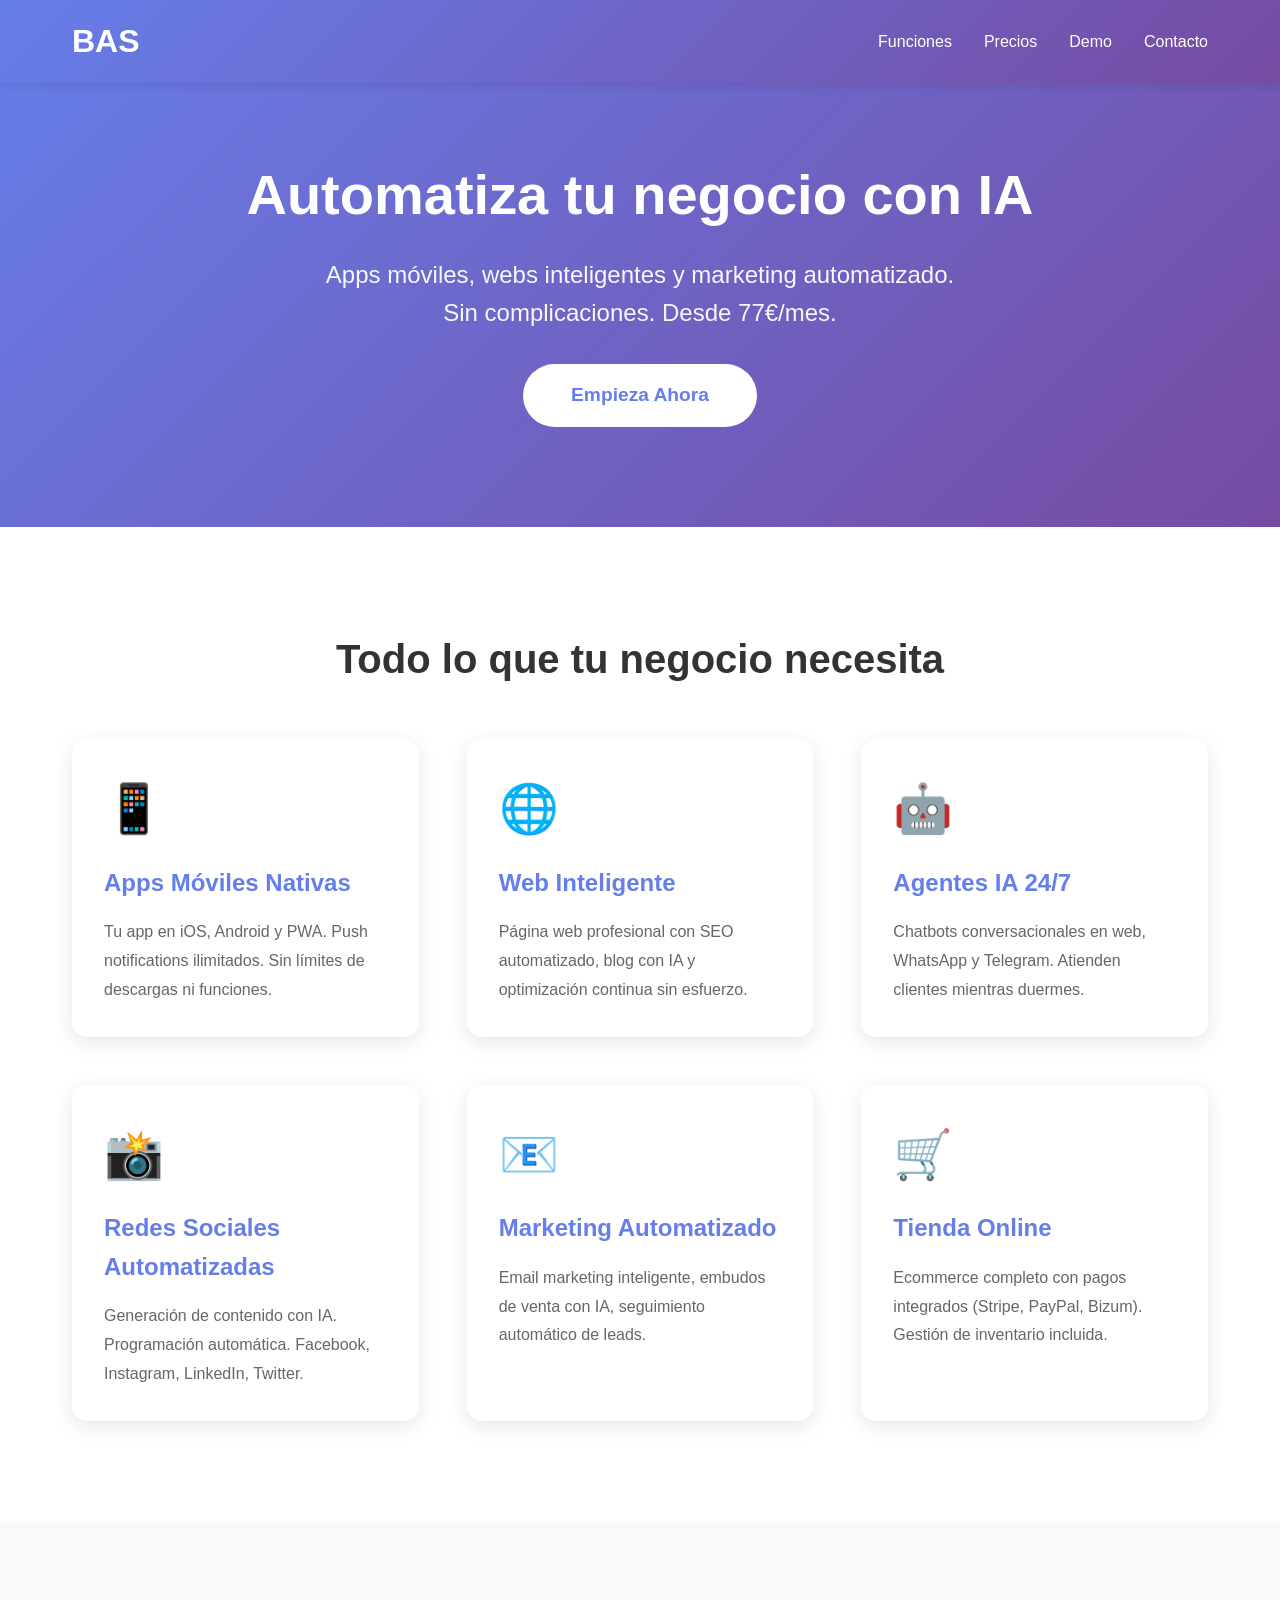
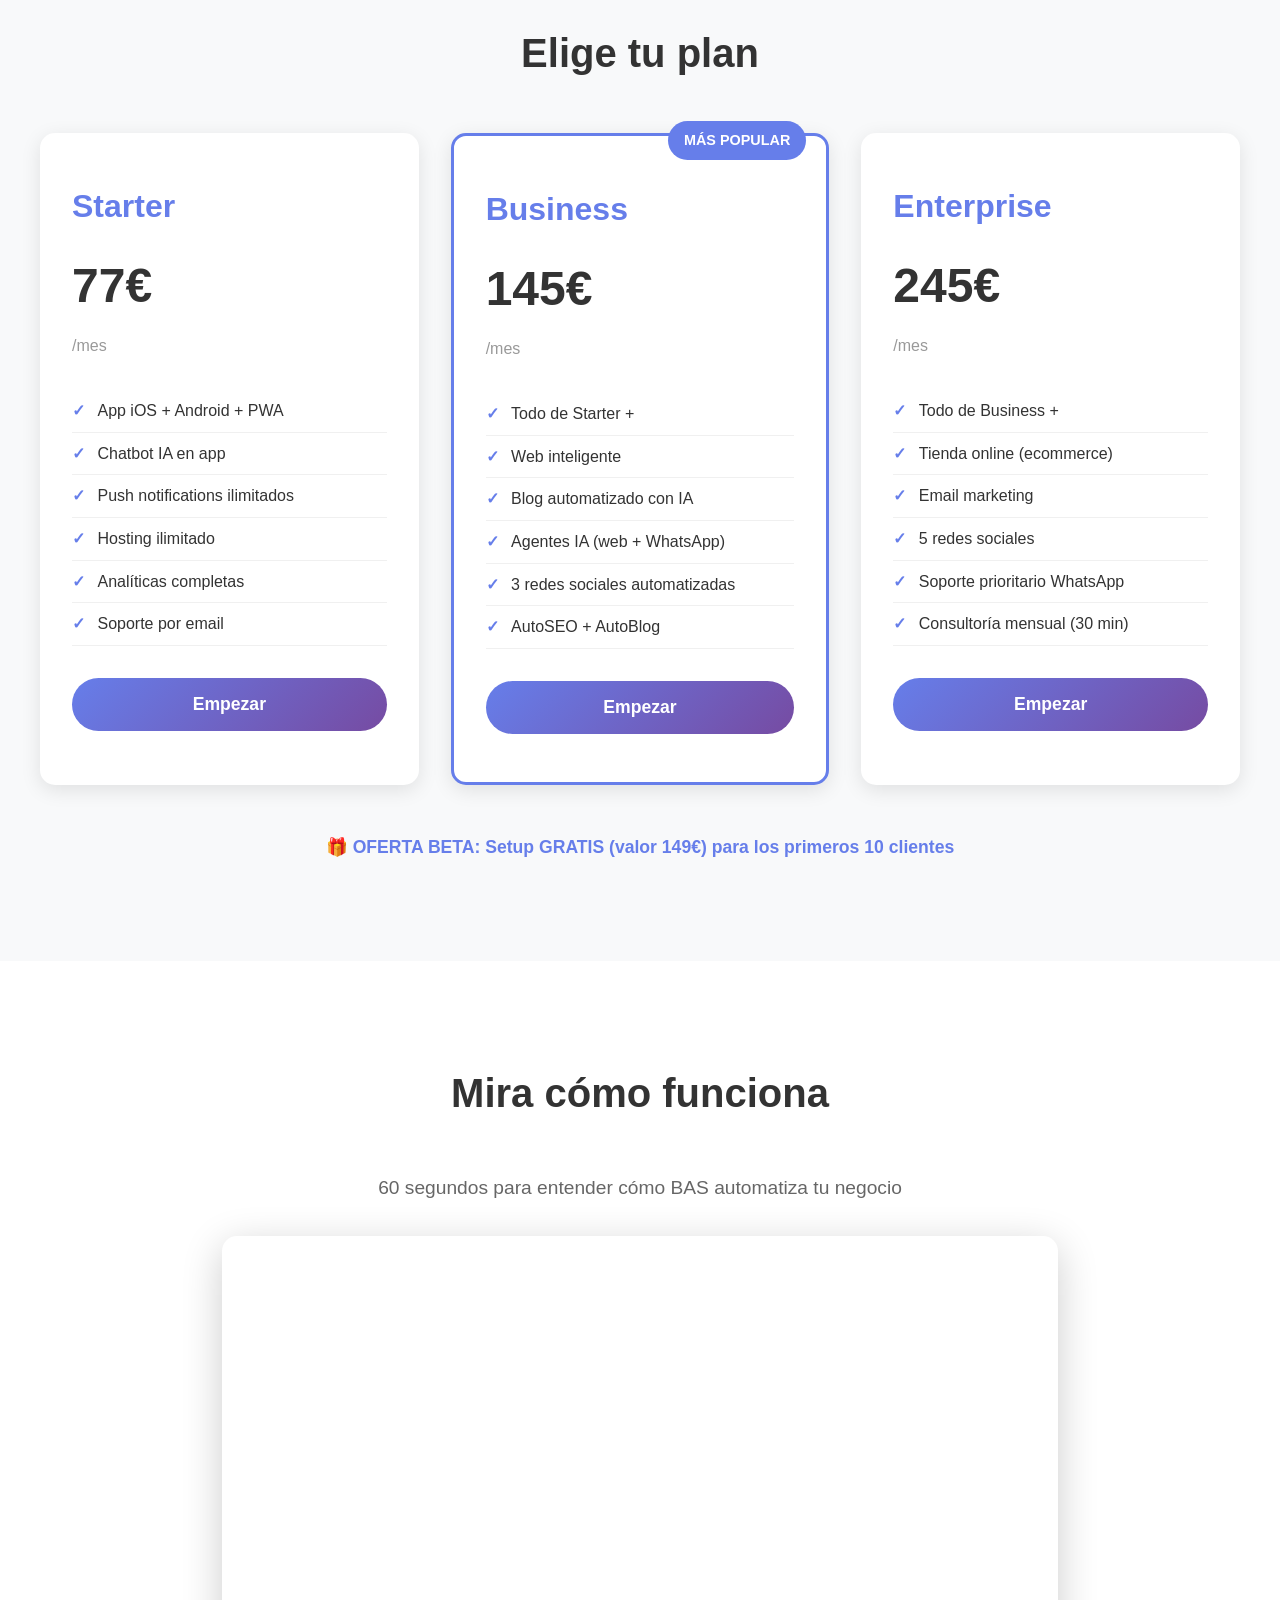
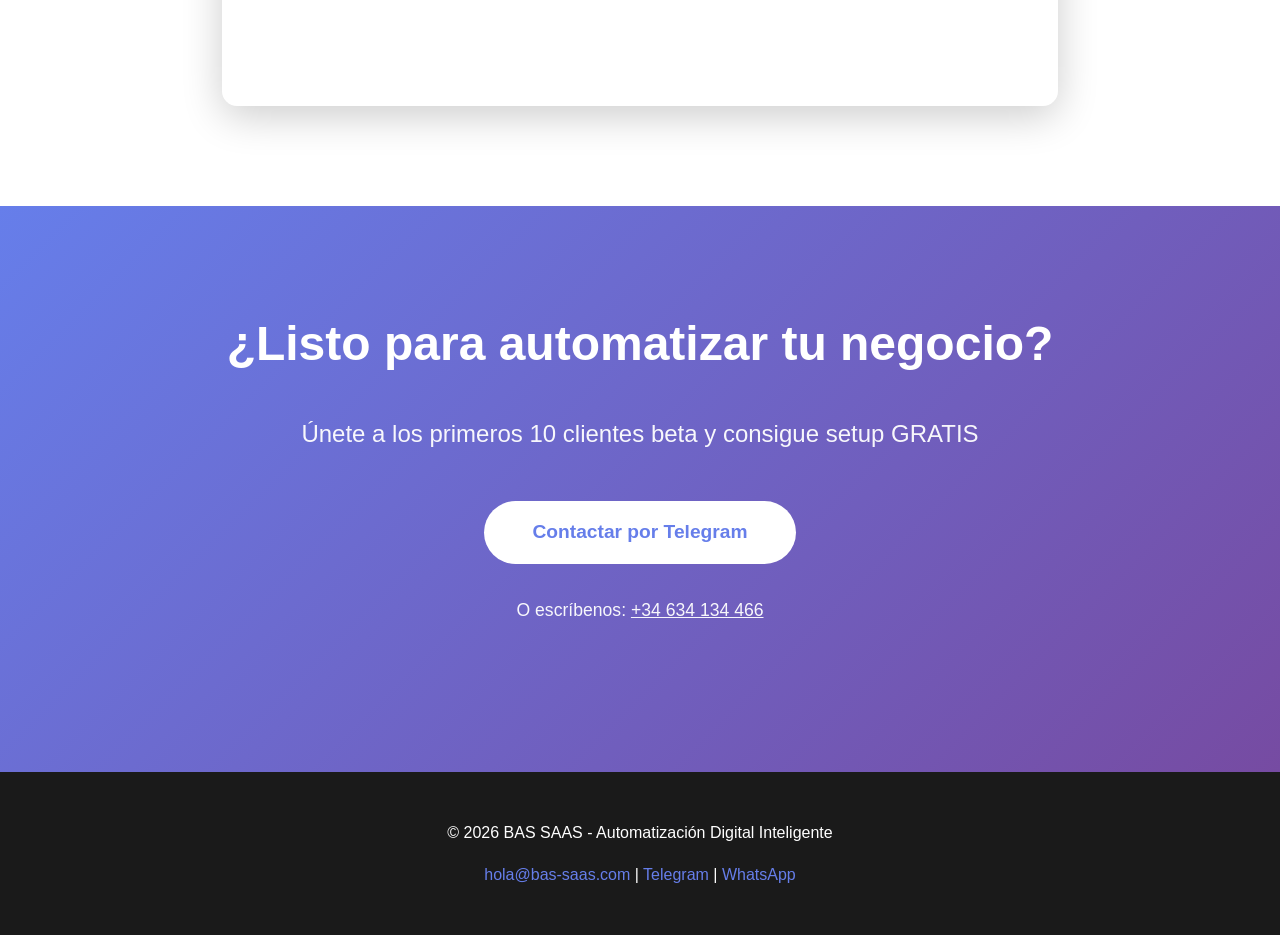
<file: index.html>
<!DOCTYPE html>
<html lang="es">
<head>
    <meta charset="UTF-8">
    <meta name="viewport" content="width=device-width, initial-scale=1.0">
    <meta name="description" content="BAS - Automatiza tu negocio con IA. Apps móviles, webs inteligentes, marketing automatizado. Desde 77€/mes.">
    <title>BAS - Automatiza tu Negocio con IA</title>
    <style>
        * {
            margin: 0;
            padding: 0;
            box-sizing: border-box;
        }

        body {
            font-family: -apple-system, BlinkMacSystemFont, 'Segoe UI', Roboto, Oxygen, Ubuntu, Cantarell, sans-serif;
            line-height: 1.6;
            color: #333;
            overflow-x: hidden;
        }

        /* Header */
        header {
            background: linear-gradient(135deg, #667eea 0%, #764ba2 100%);
            color: white;
            padding: 1rem 0;
            position: fixed;
            width: 100%;
            top: 0;
            z-index: 1000;
            box-shadow: 0 2px 10px rgba(0,0,0,0.1);
        }

        nav {
            max-width: 1200px;
            margin: 0 auto;
            display: flex;
            justify-content: space-between;
            align-items: center;
            padding: 0 2rem;
        }

        .logo {
            font-size: 2rem;
            font-weight: bold;
        }

        .nav-links {
            display: flex;
            gap: 2rem;
            list-style: none;
        }

        .nav-links a {
            color: white;
            text-decoration: none;
            font-weight: 500;
            transition: opacity 0.3s;
        }

        .nav-links a:hover {
            opacity: 0.8;
        }

        /* Hero Section */
        .hero {
            background: linear-gradient(135deg, #667eea 0%, #764ba2 100%);
            color: white;
            padding: 150px 2rem 100px;
            text-align: center;
        }

        .hero h1 {
            font-size: 3.5rem;
            margin-bottom: 1rem;
            animation: fadeInUp 1s ease;
        }

        .hero p {
            font-size: 1.5rem;
            margin-bottom: 2rem;
            opacity: 0.95;
            animation: fadeInUp 1s ease 0.2s backwards;
        }

        .cta-button {
            display: inline-block;
            background: white;
            color: #667eea;
            padding: 1rem 3rem;
            font-size: 1.2rem;
            font-weight: bold;
            text-decoration: none;
            border-radius: 50px;
            transition: transform 0.3s, box-shadow 0.3s;
            animation: fadeInUp 1s ease 0.4s backwards;
        }

        .cta-button:hover {
            transform: translateY(-3px);
            box-shadow: 0 10px 30px rgba(0,0,0,0.2);
        }

        /* Features Section */
        .features {
            max-width: 1200px;
            margin: 100px auto;
            padding: 0 2rem;
        }

        .section-title {
            text-align: center;
            font-size: 2.5rem;
            margin-bottom: 3rem;
            color: #333;
        }

        .features-grid {
            display: grid;
            grid-template-columns: repeat(auto-fit, minmax(300px, 1fr));
            gap: 3rem;
        }

        .feature-card {
            background: white;
            padding: 2rem;
            border-radius: 15px;
            box-shadow: 0 5px 20px rgba(0,0,0,0.1);
            transition: transform 0.3s, box-shadow 0.3s;
        }

        .feature-card:hover {
            transform: translateY(-10px);
            box-shadow: 0 10px 40px rgba(0,0,0,0.15);
        }

        .feature-icon {
            font-size: 3rem;
            margin-bottom: 1rem;
        }

        .feature-card h3 {
            font-size: 1.5rem;
            margin-bottom: 1rem;
            color: #667eea;
        }

        .feature-card p {
            color: #666;
            line-height: 1.8;
        }

        /* Pricing Section */
        .pricing {
            background: #f8f9fa;
            padding: 100px 2rem;
        }

        .pricing-grid {
            max-width: 1200px;
            margin: 0 auto;
            display: grid;
            grid-template-columns: repeat(auto-fit, minmax(300px, 1fr));
            gap: 2rem;
        }

        .pricing-card {
            background: white;
            padding: 3rem 2rem;
            border-radius: 15px;
            box-shadow: 0 5px 20px rgba(0,0,0,0.1);
            transition: transform 0.3s;
            position: relative;
        }

        .pricing-card:hover {
            transform: scale(1.05);
        }

        .pricing-card.featured {
            border: 3px solid #667eea;
        }

        .badge {
            position: absolute;
            top: -15px;
            right: 20px;
            background: #667eea;
            color: white;
            padding: 0.5rem 1rem;
            border-radius: 20px;
            font-size: 0.9rem;
            font-weight: bold;
        }

        .plan-name {
            font-size: 2rem;
            margin-bottom: 1rem;
            color: #667eea;
        }

        .price {
            font-size: 3rem;
            font-weight: bold;
            margin-bottom: 0.5rem;
        }

        .price-period {
            color: #999;
            margin-bottom: 2rem;
        }

        .features-list {
            list-style: none;
            margin-bottom: 2rem;
        }

        .features-list li {
            padding: 0.5rem 0;
            border-bottom: 1px solid #f0f0f0;
        }

        .features-list li::before {
            content: "✓ ";
            color: #667eea;
            font-weight: bold;
            margin-right: 0.5rem;
        }

        .select-button {
            width: 100%;
            padding: 1rem;
            background: linear-gradient(135deg, #667eea 0%, #764ba2 100%);
            color: white;
            border: none;
            border-radius: 50px;
            font-size: 1.1rem;
            font-weight: bold;
            cursor: pointer;
            transition: transform 0.3s;
        }

        .select-button:hover {
            transform: translateY(-3px);
        }

        /* Video Section */
        .video-section {
            max-width: 900px;
            margin: 100px auto;
            padding: 0 2rem;
            text-align: center;
        }

        .video-container {
            position: relative;
            padding-bottom: 56.25%;
            height: 0;
            overflow: hidden;
            border-radius: 15px;
            box-shadow: 0 10px 40px rgba(0,0,0,0.2);
            margin-top: 2rem;
        }

        .video-container iframe {
            position: absolute;
            top: 0;
            left: 0;
            width: 100%;
            height: 100%;
        }

        /* CTA Section */
        .cta-section {
            background: linear-gradient(135deg, #667eea 0%, #764ba2 100%);
            color: white;
            padding: 100px 2rem;
            text-align: center;
        }

        .cta-section h2 {
            font-size: 3rem;
            margin-bottom: 2rem;
        }

        .cta-section p {
            font-size: 1.5rem;
            margin-bottom: 3rem;
            opacity: 0.95;
        }

        /* Footer */
        footer {
            background: #1a1a1a;
            color: white;
            padding: 3rem 2rem;
            text-align: center;
        }

        footer a {
            color: #667eea;
            text-decoration: none;
        }

        /* Animations */
        @keyframes fadeInUp {
            from {
                opacity: 0;
                transform: translateY(30px);
            }
            to {
                opacity: 1;
                transform: translateY(0);
            }
        }

        /* Responsive */
        @media (max-width: 768px) {
            .hero h1 {
                font-size: 2.5rem;
            }

            .hero p {
                font-size: 1.2rem;
            }

            .nav-links {
                display: none;
            }

            .section-title {
                font-size: 2rem;
            }

            .cta-section h2 {
                font-size: 2rem;
            }
        }
    </style>
</head>
<body>
    <header>
        <nav>
            <div class="logo">BAS</div>
            <ul class="nav-links">
                <li><a href="#features">Funciones</a></li>
                <li><a href="#pricing">Precios</a></li>
                <li><a href="#video">Demo</a></li>
                <li><a href="#contact">Contacto</a></li>
            </ul>
        </nav>
    </header>

    <section class="hero">
        <h1>Automatiza tu negocio con IA</h1>
        <p>Apps móviles, webs inteligentes y marketing automatizado.<br>Sin complicaciones. Desde 77€/mes.</p>
        <a href="#pricing" class="cta-button">Empieza Ahora</a>
    </section>

    <section class="features" id="features">
        <h2 class="section-title">Todo lo que tu negocio necesita</h2>
        <div class="features-grid">
            <div class="feature-card">
                <div class="feature-icon">📱</div>
                <h3>Apps Móviles Nativas</h3>
                <p>Tu app en iOS, Android y PWA. Push notifications ilimitados. Sin límites de descargas ni funciones.</p>
            </div>
            <div class="feature-card">
                <div class="feature-icon">🌐</div>
                <h3>Web Inteligente</h3>
                <p>Página web profesional con SEO automatizado, blog con IA y optimización continua sin esfuerzo.</p>
            </div>
            <div class="feature-card">
                <div class="feature-icon">🤖</div>
                <h3>Agentes IA 24/7</h3>
                <p>Chatbots conversacionales en web, WhatsApp y Telegram. Atienden clientes mientras duermes.</p>
            </div>
            <div class="feature-card">
                <div class="feature-icon">📸</div>
                <h3>Redes Sociales Automatizadas</h3>
                <p>Generación de contenido con IA. Programación automática. Facebook, Instagram, LinkedIn, Twitter.</p>
            </div>
            <div class="feature-card">
                <div class="feature-icon">📧</div>
                <h3>Marketing Automatizado</h3>
                <p>Email marketing inteligente, embudos de venta con IA, seguimiento automático de leads.</p>
            </div>
            <div class="feature-card">
                <div class="feature-icon">🛒</div>
                <h3>Tienda Online</h3>
                <p>Ecommerce completo con pagos integrados (Stripe, PayPal, Bizum). Gestión de inventario incluida.</p>
            </div>
        </div>
    </section>

    <section class="pricing" id="pricing">
        <h2 class="section-title">Elige tu plan</h2>
        <div class="pricing-grid">
            <div class="pricing-card">
                <h3 class="plan-name">Starter</h3>
                <div class="price">77€</div>
                <div class="price-period">/mes</div>
                <ul class="features-list">
                    <li>App iOS + Android + PWA</li>
                    <li>Chatbot IA en app</li>
                    <li>Push notifications ilimitados</li>
                    <li>Hosting ilimitado</li>
                    <li>Analíticas completas</li>
                    <li>Soporte por email</li>
                </ul>
                <button class="select-button" onclick="window.location.href='#contact'">Empezar</button>
            </div>

            <div class="pricing-card featured">
                <div class="badge">MÁS POPULAR</div>
                <h3 class="plan-name">Business</h3>
                <div class="price">145€</div>
                <div class="price-period">/mes</div>
                <ul class="features-list">
                    <li>Todo de Starter +</li>
                    <li>Web inteligente</li>
                    <li>Blog automatizado con IA</li>
                    <li>Agentes IA (web + WhatsApp)</li>
                    <li>3 redes sociales automatizadas</li>
                    <li>AutoSEO + AutoBlog</li>
                </ul>
                <button class="select-button" onclick="window.location.href='#contact'">Empezar</button>
            </div>

            <div class="pricing-card">
                <h3 class="plan-name">Enterprise</h3>
                <div class="price">245€</div>
                <div class="price-period">/mes</div>
                <ul class="features-list">
                    <li>Todo de Business +</li>
                    <li>Tienda online (ecommerce)</li>
                    <li>Email marketing</li>
                    <li>5 redes sociales</li>
                    <li>Soporte prioritario WhatsApp</li>
                    <li>Consultoría mensual (30 min)</li>
                </ul>
                <button class="select-button" onclick="window.location.href='#contact'">Empezar</button>
            </div>
        </div>
        <div style="text-align: center; margin-top: 3rem; font-size: 1.1rem; color: #667eea; font-weight: bold;">
            🎁 OFERTA BETA: Setup GRATIS (valor 149€) para los primeros 10 clientes
        </div>
    </section>

    <section class="video-section" id="video">
        <h2 class="section-title">Mira cómo funciona</h2>
        <p style="font-size: 1.2rem; color: #666; margin-bottom: 2rem;">
            60 segundos para entender cómo BAS automatiza tu negocio
        </p>
        <div class="video-container">
            <iframe 
                src="https://www.youtube.com/embed/gVW4no15YNA" 
                title="BAS - Automatiza tu negocio" 
                frameborder="0" 
                allow="accelerometer; autoplay; clipboard-write; encrypted-media; gyroscope; picture-in-picture" 
                allowfullscreen>
            </iframe>
        </div>
    </section>

    <section class="cta-section" id="contact">
        <h2>¿Listo para automatizar tu negocio?</h2>
        <p>Únete a los primeros 10 clientes beta y consigue setup GRATIS</p>
        <a href="https://t.me/+5bSMx84oZ8Y1YWI0" class="cta-button" target="_blank" style="background: white; color: #667eea;">Contactar por Telegram</a>
        <p style="margin-top: 2rem; font-size: 1.1rem;">
            O escríbenos: <a href="https://wa.me/34634134466" style="color: white; text-decoration: underline;">+34 634 134 466</a>
        </p>
    </section>

    <footer>
        <p>&copy; 2026 BAS SAAS - Automatización Digital Inteligente</p>
        <p style="margin-top: 1rem;">
            <a href="mailto:hola@bas-saas.com">hola@bas-saas.com</a> | 
            <a href="https://t.me/+5bSMx84oZ8Y1YWI0">Telegram</a> | 
            <a href="https://wa.me/34634134466">WhatsApp</a>
        </p>
    </footer>
</body>
</html>
</file>
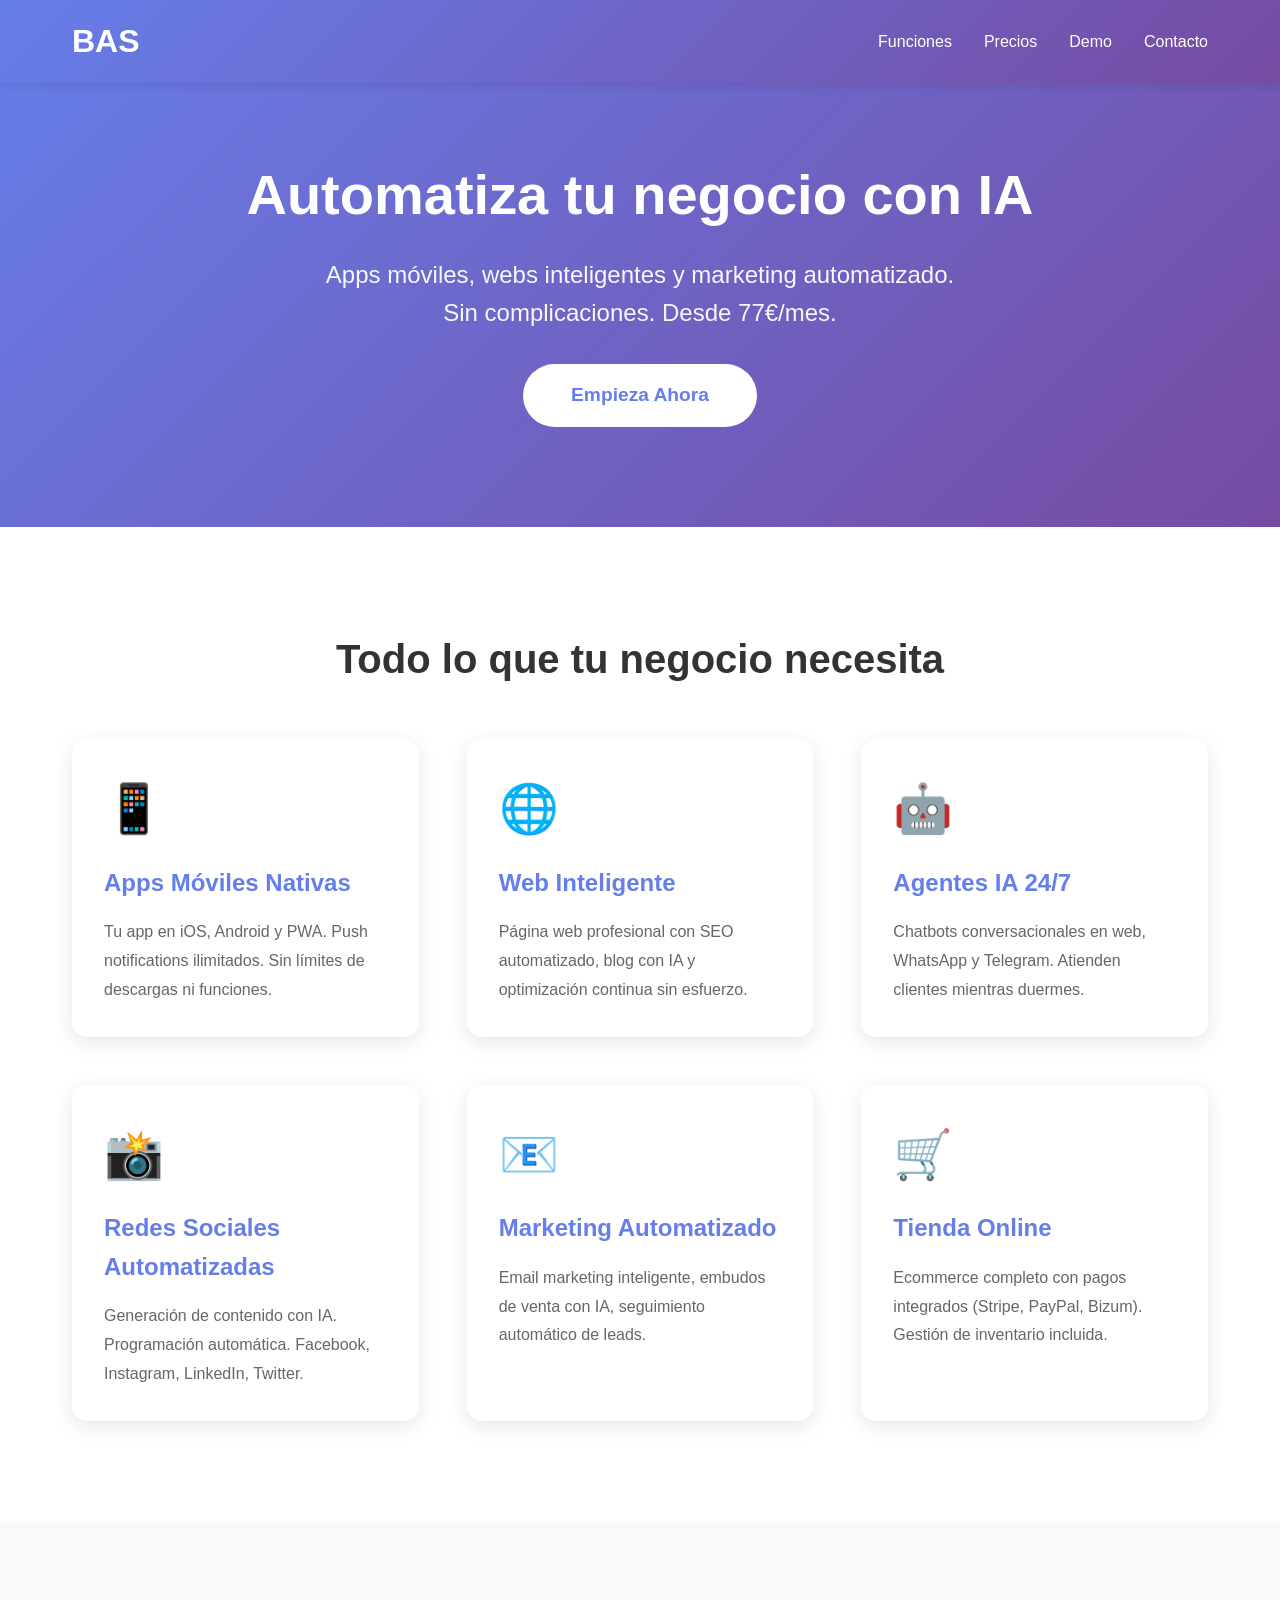
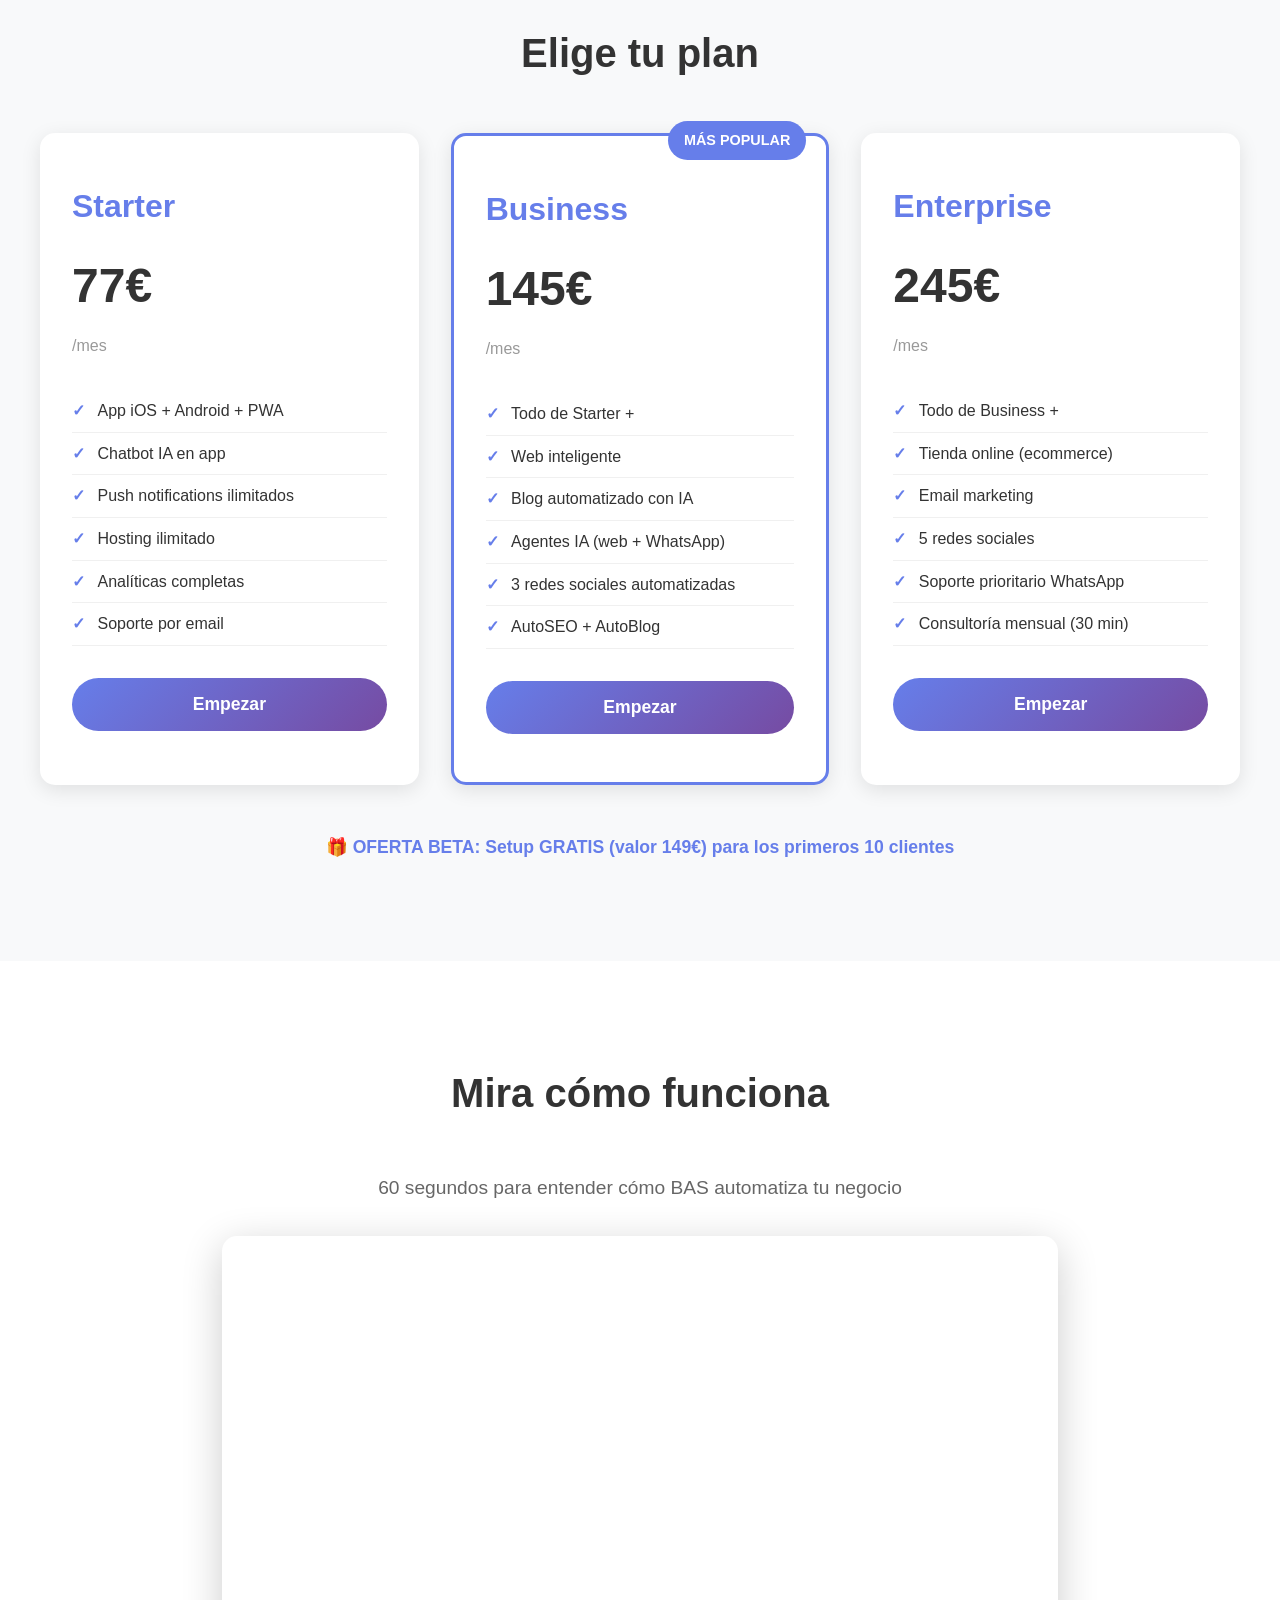
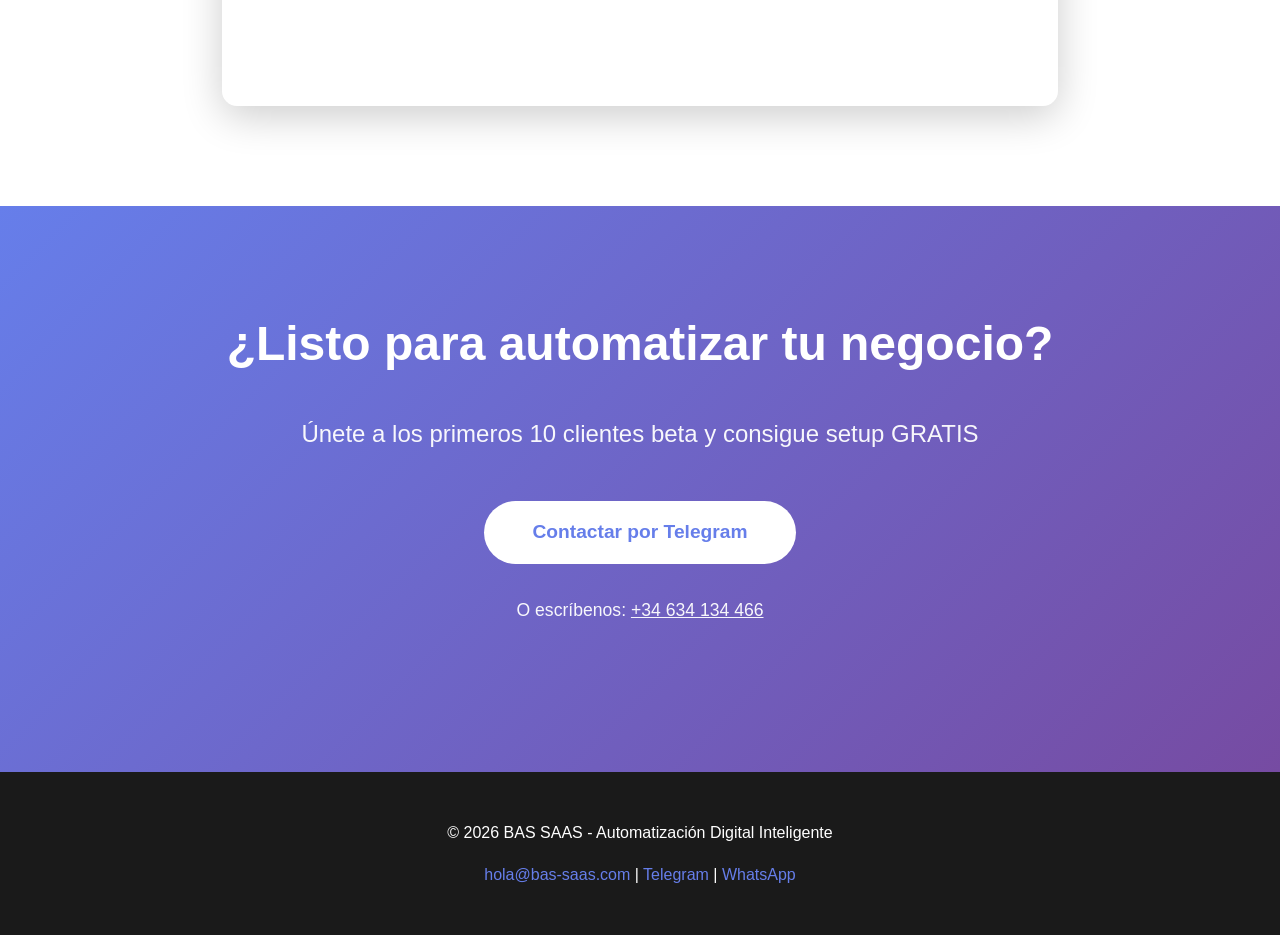
<file: settings.html>
<!DOCTYPE html>
<html lang="es">
<head>
    <meta charset="UTF-8">
    <meta name="viewport" content="width=device-width, initial-scale=1.0">
    <title>Configuración - BAS SaaS</title>
    <link rel="stylesheet" href="css/style.css">
    <link rel="stylesheet" href="css/dashboard.css">
    <link href="https://fonts.googleapis.com/css2?family=Inter:wght@300;400;500;600;700;800&display=swap" rel="stylesheet">
    <link rel="stylesheet" href="css/chat-widget.css">
</head>
<body class="dashboard-body">
    <aside class="sidebar">
        <div class="sidebar-header">
            <svg width="32" height="32" viewBox="0 0 40 40" fill="none">
                <rect width="40" height="40" rx="8" fill="url(#gradient)"/>
                <path d="M12 20L18 26L28 14" stroke="white" stroke-width="3" stroke-linecap="round" stroke-linejoin="round"/>
                <defs>
                    <linearGradient id="gradient" x1="0" y1="0" x2="40" y2="40">
                        <stop offset="0%" stop-color="#2563EB"/>
                        <stop offset="100%" stop-color="#10B981"/>
                    </linearGradient>
                </defs>
            </svg>
            <span class="brand-name">BAS</span>
        </div>
        <nav class="sidebar-nav">
            <a href="dashboard.html" class="nav-item">
                <span class="icon">📊</span>
                <span>Dashboard</span>
            </a>
            <a href="users.html" class="nav-item">
                <span class="icon">👥</span>
                <span>Usuarios</span>
            </a>
            <a href="subscriptions.html" class="nav-item">
                <span class="icon">💳</span>
                <span>Suscripciones</span>
            </a>
            <a href="analytics.html" class="nav-item">
                <span class="icon">📈</span>
                <span>Analytics</span>
            </a>
            <a href="settings.html" class="nav-item active">
                <span class="icon">⚙️</span>
                <span>Configuración</span>
            </a>
        </nav>
        <div class="sidebar-footer">
            <div class="user-info">
                <div class="user-avatar" id="userAvatar">A</div>
                <div class="user-details">
                    <div class="user-name" id="userName">Loading...</div>
                    <div class="user-email" id="userEmail">loading@...</div>
                </div>
            </div>
            <button class="btn-logout" id="logoutBtn">🚪 Salir</button>
        </div>
    </aside>

    <main class="main-content">
        <header class="dashboard-header">
            <div>
                <h1>Configuración</h1>
                <p class="subtitle">Gestiona tu perfil y preferencias</p>
            </div>
        </header>

        <div class="settings-container">
            <!-- Profile Settings -->
            <div class="settings-card">
                <h2>Perfil</h2>
                <form id="profileForm">
                    <div class="form-group">
                        <label>Nombre completo</label>
                        <input type="text" id="profileName" required>
                    </div>
                    <div class="form-group">
                        <label>Email</label>
                        <input type="email" id="profileEmail" required>
                    </div>
                    <button type="submit" class="btn-primary">Guardar cambios</button>
                </form>
            </div>

            <!-- Password Settings -->
            <div class="settings-card">
                <h2>Cambiar contraseña</h2>
                <form id="passwordForm">
                    <div class="form-group">
                        <label>Contraseña actual</label>
                        <input type="password" id="currentPassword" required>
                    </div>
                    <div class="form-group">
                        <label>Nueva contraseña</label>
                        <input type="password" id="newPassword" required minlength="6">
                    </div>
                    <div class="form-group">
                        <label>Confirmar nueva contraseña</label>
                        <input type="password" id="confirmPassword" required minlength="6">
                    </div>
                    <button type="submit" class="btn-primary">Actualizar contraseña</button>
                </form>
            </div>

            <!-- Notifications Settings -->
            <div class="settings-card">
                <h2>Notificaciones</h2>
                <div class="settings-options">
                    <label class="setting-option">
                        <input type="checkbox" id="emailNotifications" checked>
                        <div>
                            <strong>Notificaciones por email</strong>
                            <p>Recibe actualizaciones importantes por correo</p>
                        </div>
                    </label>
                    <label class="setting-option">
                        <input type="checkbox" id="marketingEmails">
                        <div>
                            <strong>Emails de marketing</strong>
                            <p>Ofertas, novedades y contenido relevante</p>
                        </div>
                    </label>
                    <label class="setting-option">
                        <input type="checkbox" id="weeklyReports" checked>
                        <div>
                            <strong>Reportes semanales</strong>
                            <p>Resumen de actividad y métricas</p>
                        </div>
                    </label>
                </div>
                <button id="saveNotifications" class="btn-primary">Guardar preferencias</button>
            </div>

            <!-- Danger Zone -->
            <div class="settings-card danger-zone">
                <h2>⚠️ Zona peligrosa</h2>
                <p>Estas acciones son irreversibles. Procede con precaución.</p>
                <div class="danger-actions">
                    <button id="exportDataBtn" class="btn-secondary">📥 Exportar mis datos</button>
                    <button id="deleteAccountBtn" class="btn-danger">🗑️ Eliminar cuenta</button>
                </div>
            </div>
        </div>
    </main>

    <script src="js/auth.js"></script>
    <script src="js/settings.js"></script>
    <script src="js/chat-widget.js"></script>
</body>
</html>
</file>
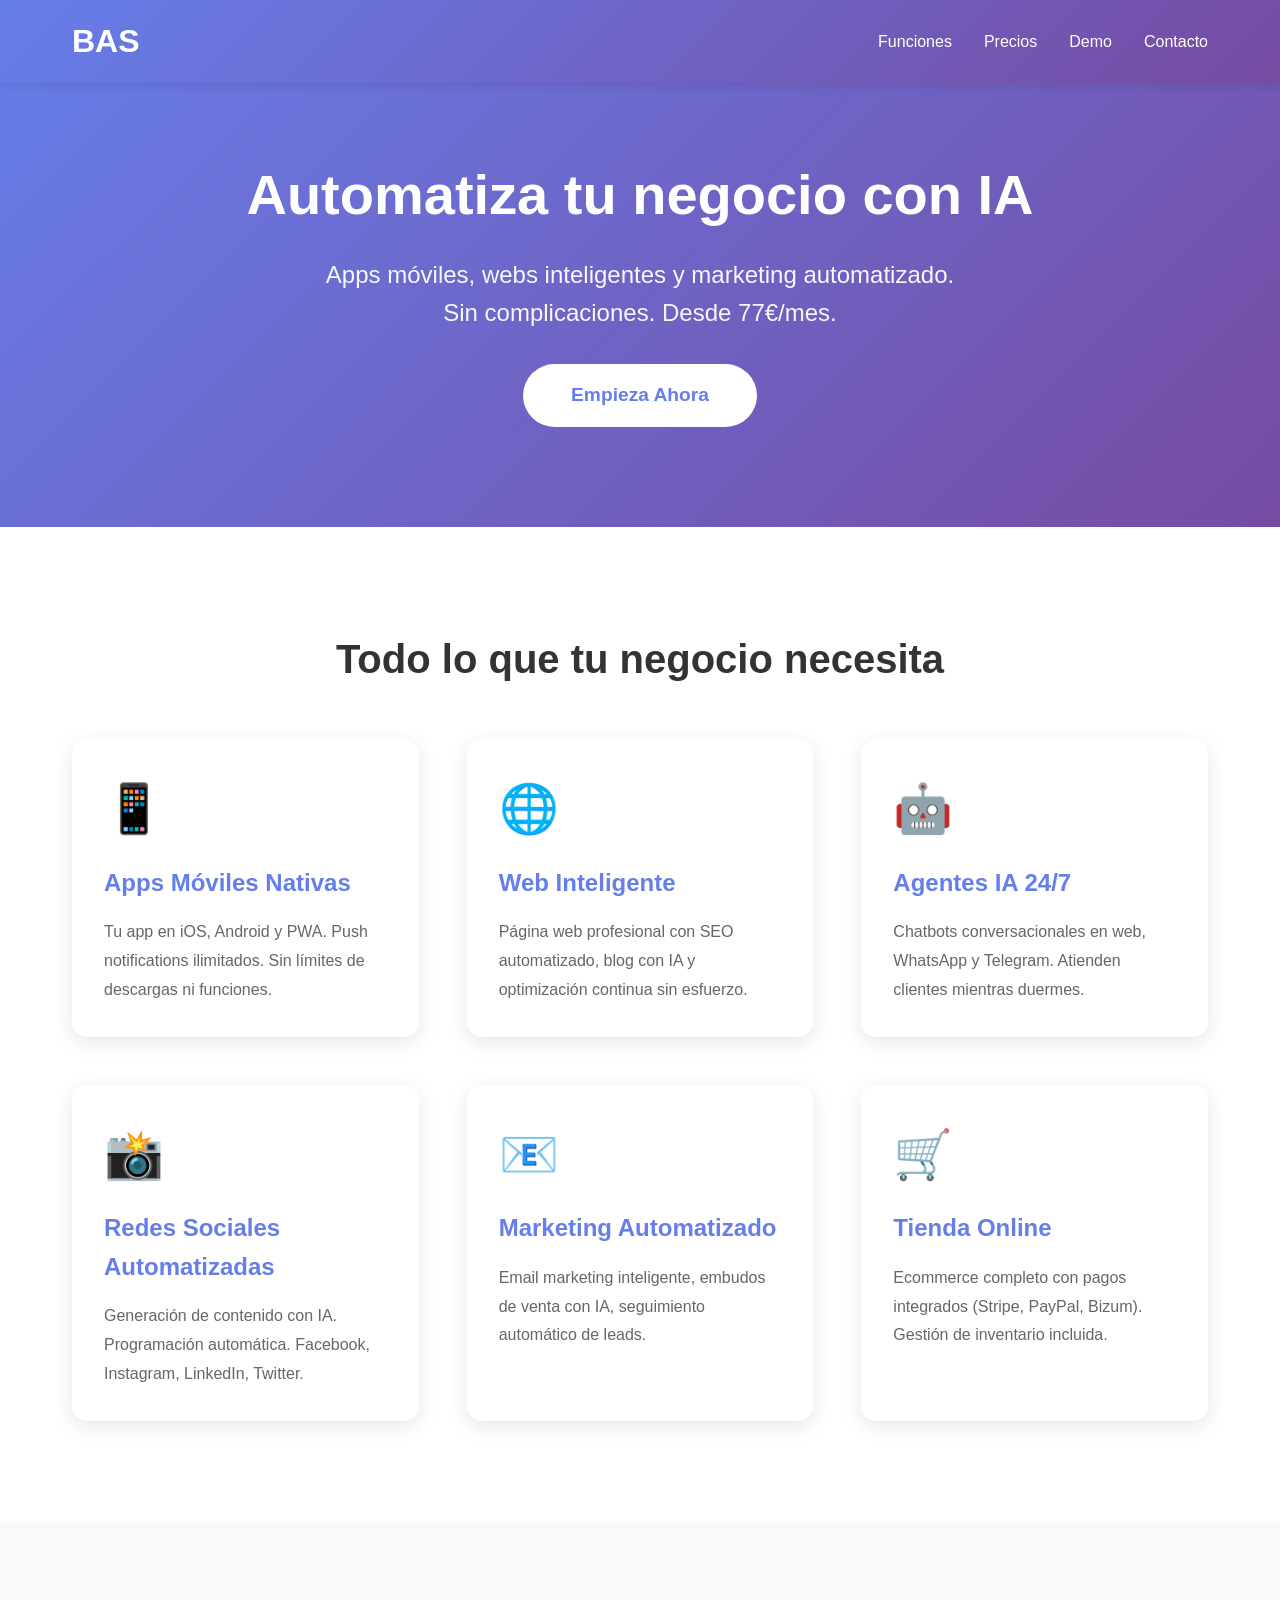
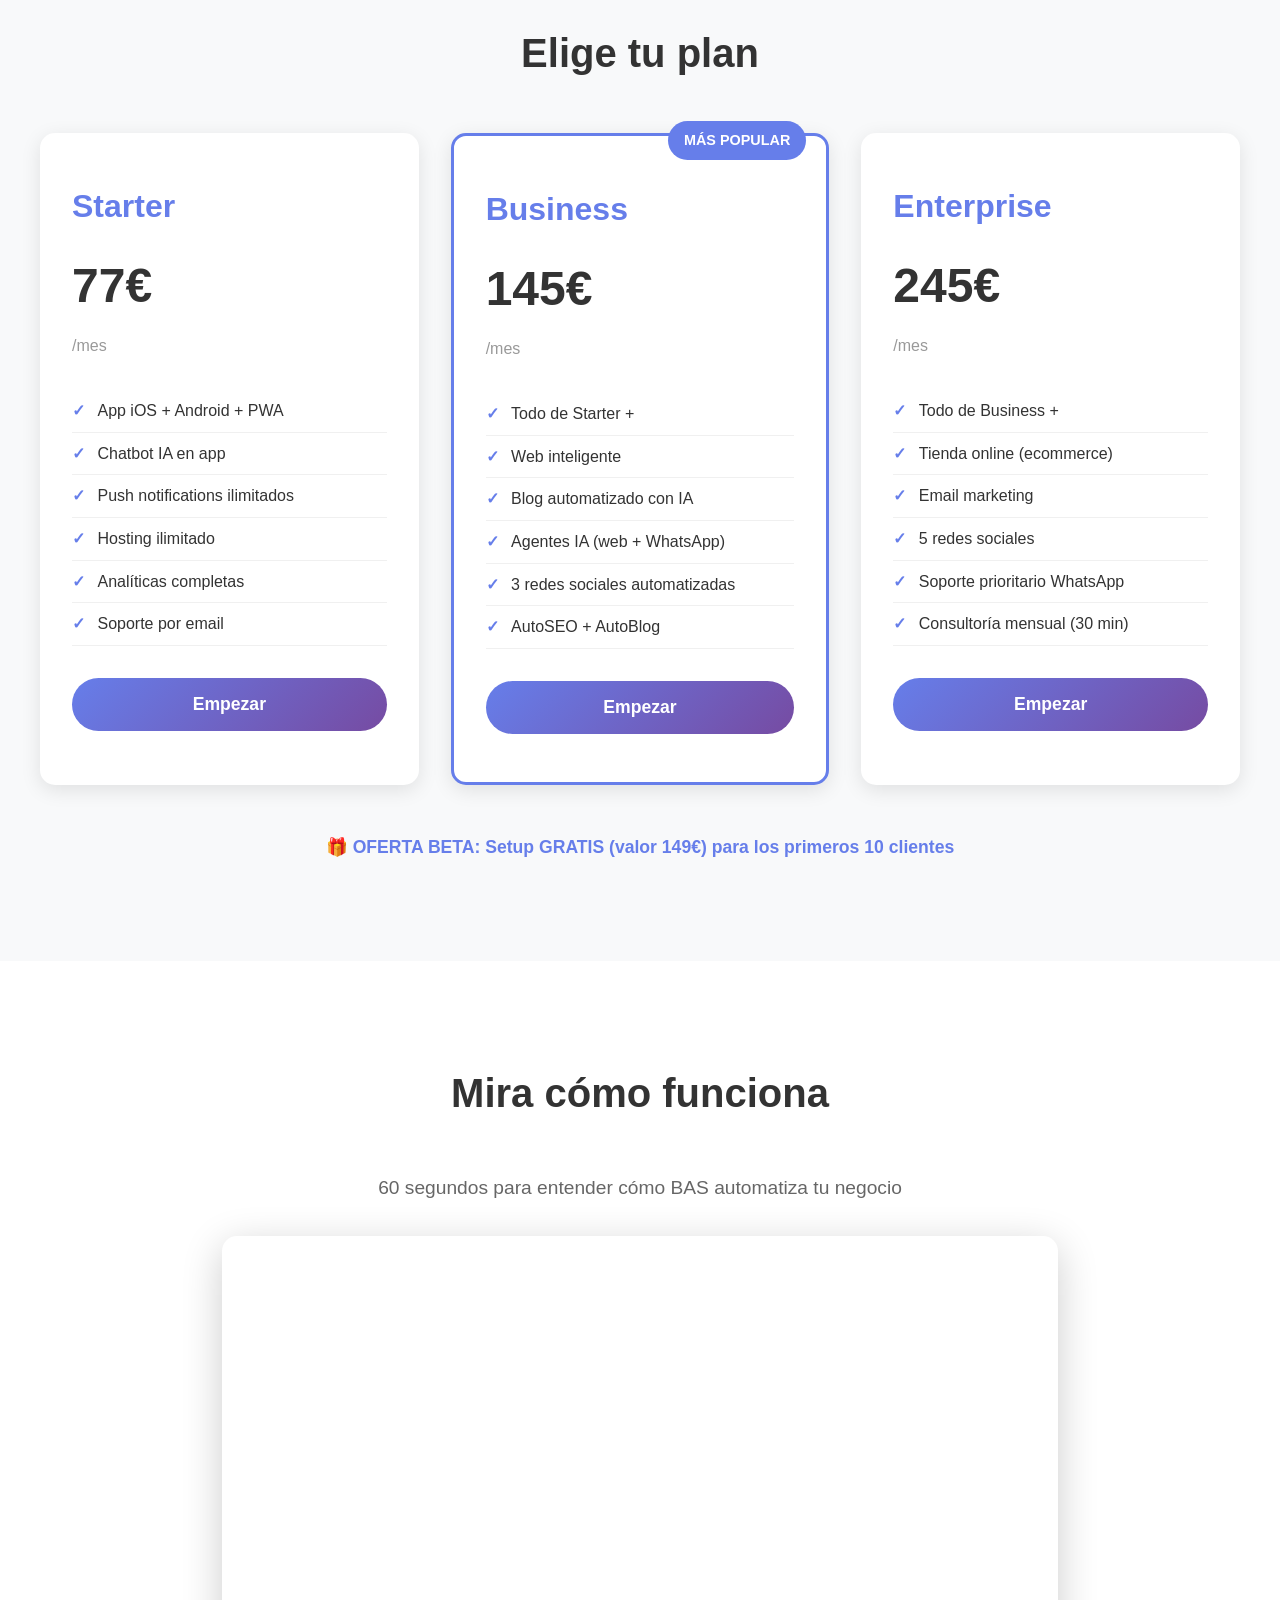
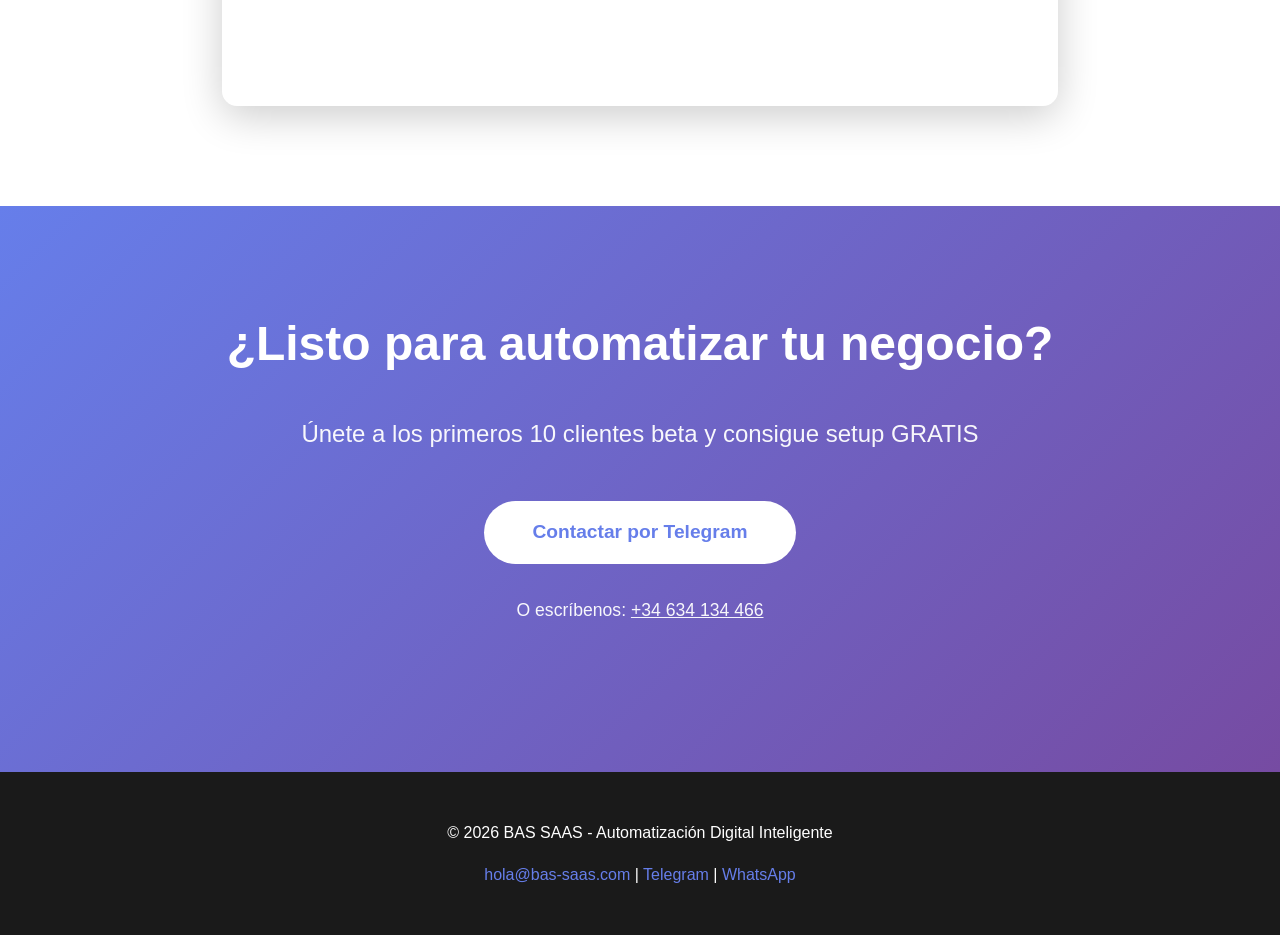
<file: subscriptions.html>
<!DOCTYPE html>
<html lang="es">
<head>
    <meta charset="UTF-8">
    <meta name="viewport" content="width=device-width, initial-scale=1.0">
    <title>Suscripciones - BAS SaaS</title>
    <link rel="stylesheet" href="css/style.css">
    <link rel="stylesheet" href="css/dashboard.css">
    <link href="https://fonts.googleapis.com/css2?family=Inter:wght@300;400;500;600;700;800&display=swap" rel="stylesheet">
    <link rel="stylesheet" href="css/chat-widget.css">
</head>
<body class="dashboard-body">
    <!-- Sidebar (same as before) -->
    <aside class="sidebar">
        <div class="sidebar-header">
            <svg width="32" height="32" viewBox="0 0 40 40" fill="none">
                <rect width="40" height="40" rx="8" fill="url(#gradient)"/>
                <path d="M12 20L18 26L28 14" stroke="white" stroke-width="3" stroke-linecap="round" stroke-linejoin="round"/>
                <defs>
                    <linearGradient id="gradient" x1="0" y1="0" x2="40" y2="40">
                        <stop offset="0%" stop-color="#2563EB"/>
                        <stop offset="100%" stop-color="#10B981"/>
                    </linearGradient>
                </defs>
            </svg>
            <span class="brand-name">BAS</span>
        </div>
        <nav class="sidebar-nav">
            <a href="dashboard.html" class="nav-item">
                <span class="icon">📊</span>
                <span>Dashboard</span>
            </a>
            <a href="users.html" class="nav-item">
                <span class="icon">👥</span>
                <span>Usuarios</span>
            </a>
            <a href="subscriptions.html" class="nav-item active">
                <span class="icon">💳</span>
                <span>Suscripciones</span>
            </a>
            <a href="analytics.html" class="nav-item">
                <span class="icon">📈</span>
                <span>Analytics</span>
            </a>
            <a href="settings.html" class="nav-item">
                <span class="icon">⚙️</span>
                <span>Configuración</span>
            </a>
        </nav>
        <div class="sidebar-footer">
            <div class="user-info">
                <div class="user-avatar" id="userAvatar">A</div>
                <div class="user-details">
                    <div class="user-name" id="userName">Loading...</div>
                    <div class="user-email" id="userEmail">loading@...</div>
                </div>
            </div>
            <button class="btn-logout" id="logoutBtn">🚪 Salir</button>
        </div>
    </aside>

    <main class="main-content">
        <header class="dashboard-header">
            <div>
                <h1>Mi suscripción</h1>
                <p class="subtitle">Gestiona tu plan y facturación</p>
            </div>
        </header>

        <!-- Current Plan Card -->
        <div class="current-plan-card">
            <div class="plan-header">
                <div>
                    <h2 id="currentPlanName">Plan Pro</h2>
                    <p class="plan-description">Ideal para equipos en crecimiento</p>
                </div>
                <div class="plan-price">
                    <span class="price-amount" id="currentPlanPrice">$79</span>
                    <span class="price-period">/mes</span>
                </div>
            </div>
            <div class="plan-features" id="currentPlanFeatures">
                <!-- Populated by JS -->
            </div>
            <div class="plan-actions">
                <button class="btn-secondary" id="changePlanBtn">Cambiar plan</button>
                <button class="btn-danger" id="cancelPlanBtn">Cancelar suscripción</button>
            </div>
        </div>

        <!-- Available Plans -->
        <div class="plans-section" id="plansSection" style="display:none;">
            <h2>Planes disponibles</h2>
            <p class="subtitle">Elige el plan que mejor se adapte a tus necesidades</p>
            
            <div class="plans-grid" id="plansGrid">
                <!-- Populated by JS -->
            </div>
        </div>

        <!-- Payment History -->
        <div class="table-card full-width">
            <div class="table-header">
                <h3>Historial de pagos</h3>
                <button class="btn-secondary" id="downloadInvoicesBtn">📥 Descargar todas</button>
            </div>
            <div class="table-responsive">
                <table class="payments-table">
                    <thead>
                        <tr>
                            <th>Fecha</th>
                            <th>Descripción</th>
                            <th>Monto</th>
                            <th>Estado</th>
                            <th>Factura</th>
                        </tr>
                    </thead>
                    <tbody id="paymentsTableBody">
                        <!-- Populated by JS -->
                    </tbody>
                </table>
            </div>
        </div>
    </main>

    <script src="js/auth.js"></script>
    <script src="js/data.js"></script>
    <script src="js/subscriptions.js"></script>
    <script src="js/chat-widget.js"></script>
</body>
</html>
</file>
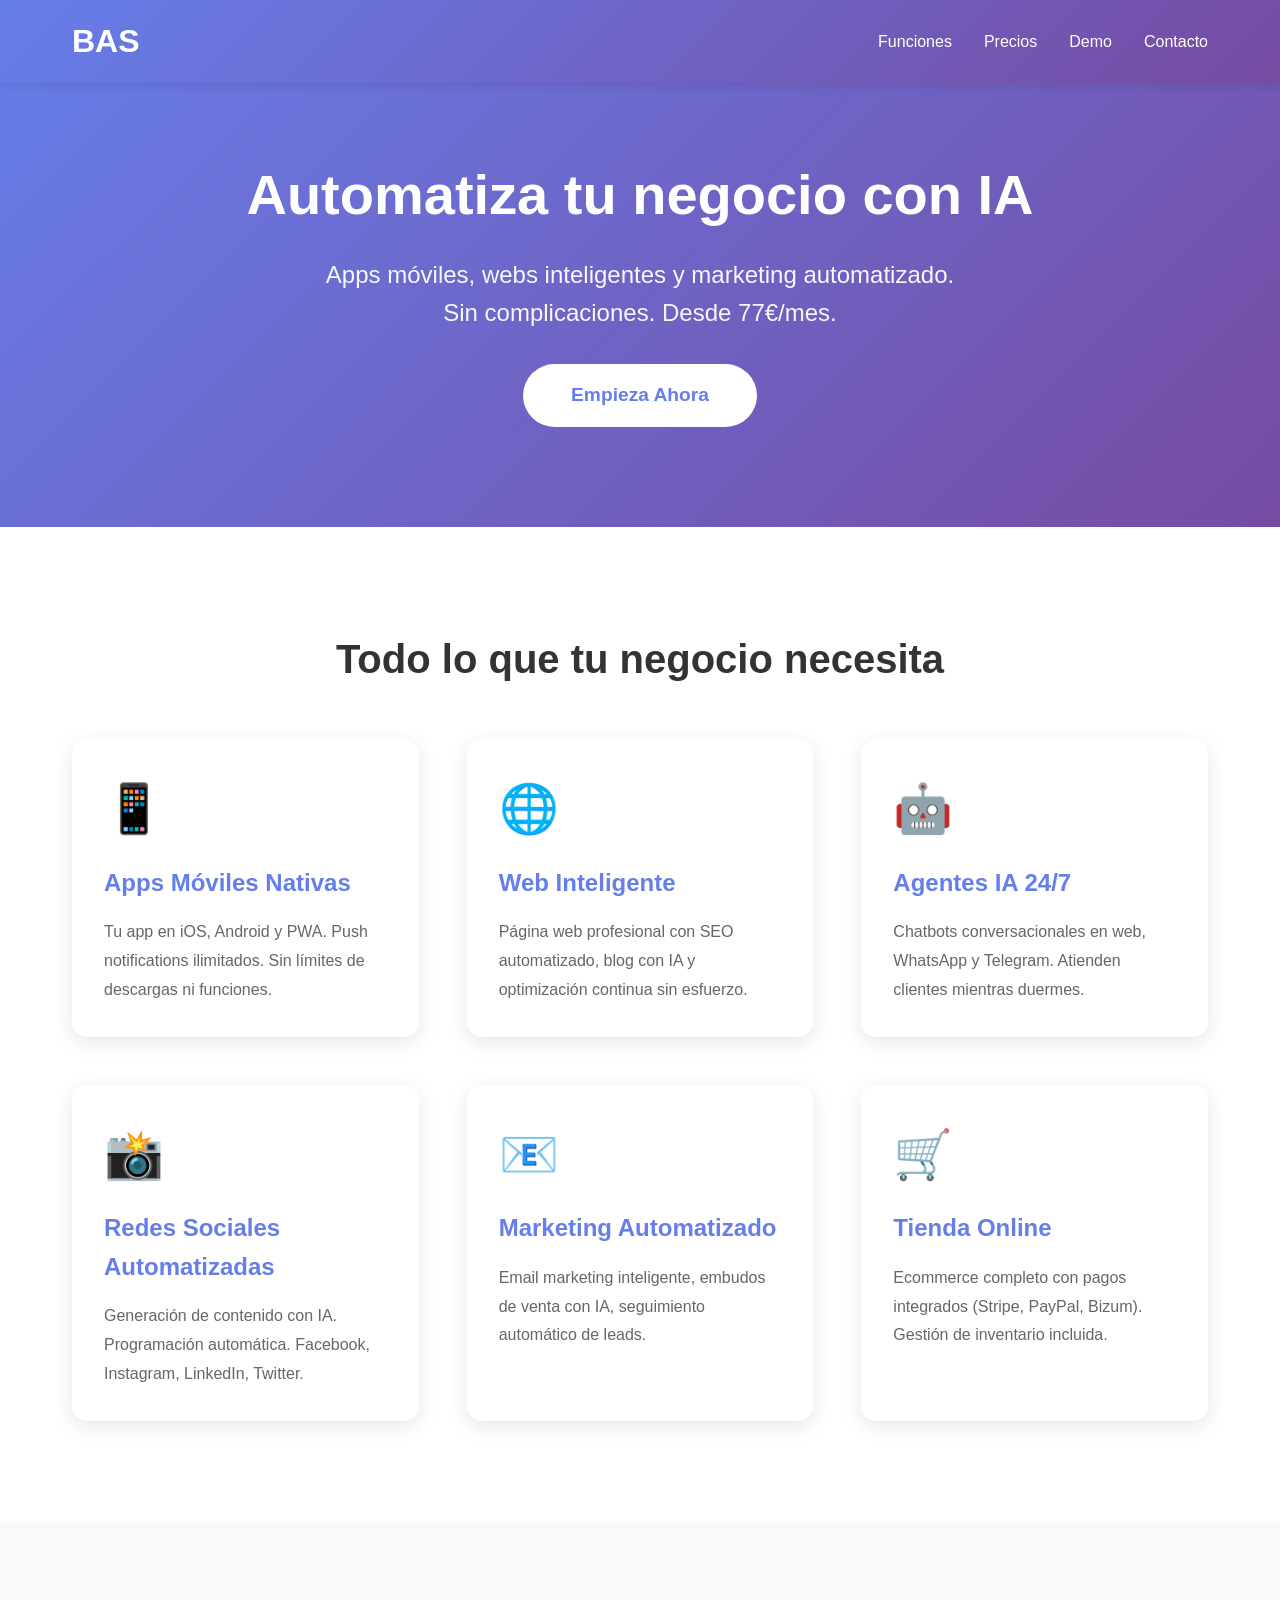
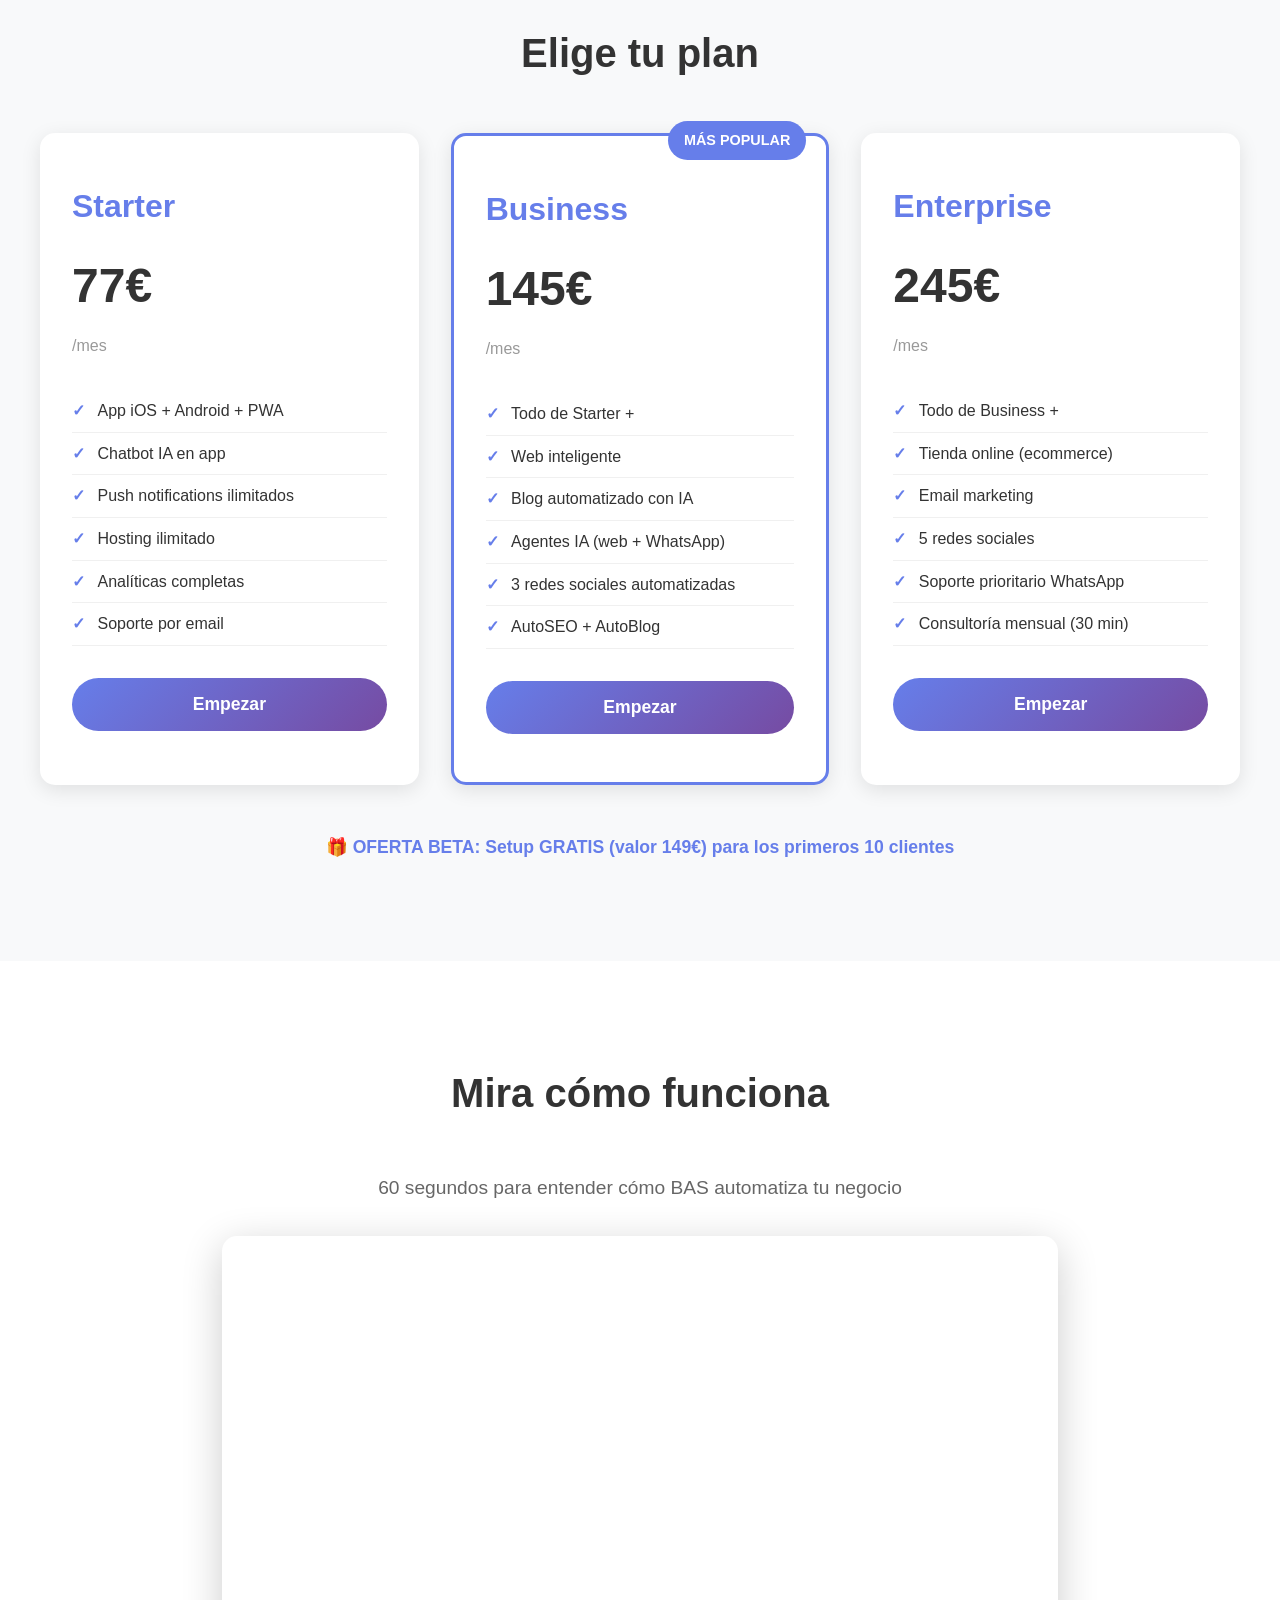
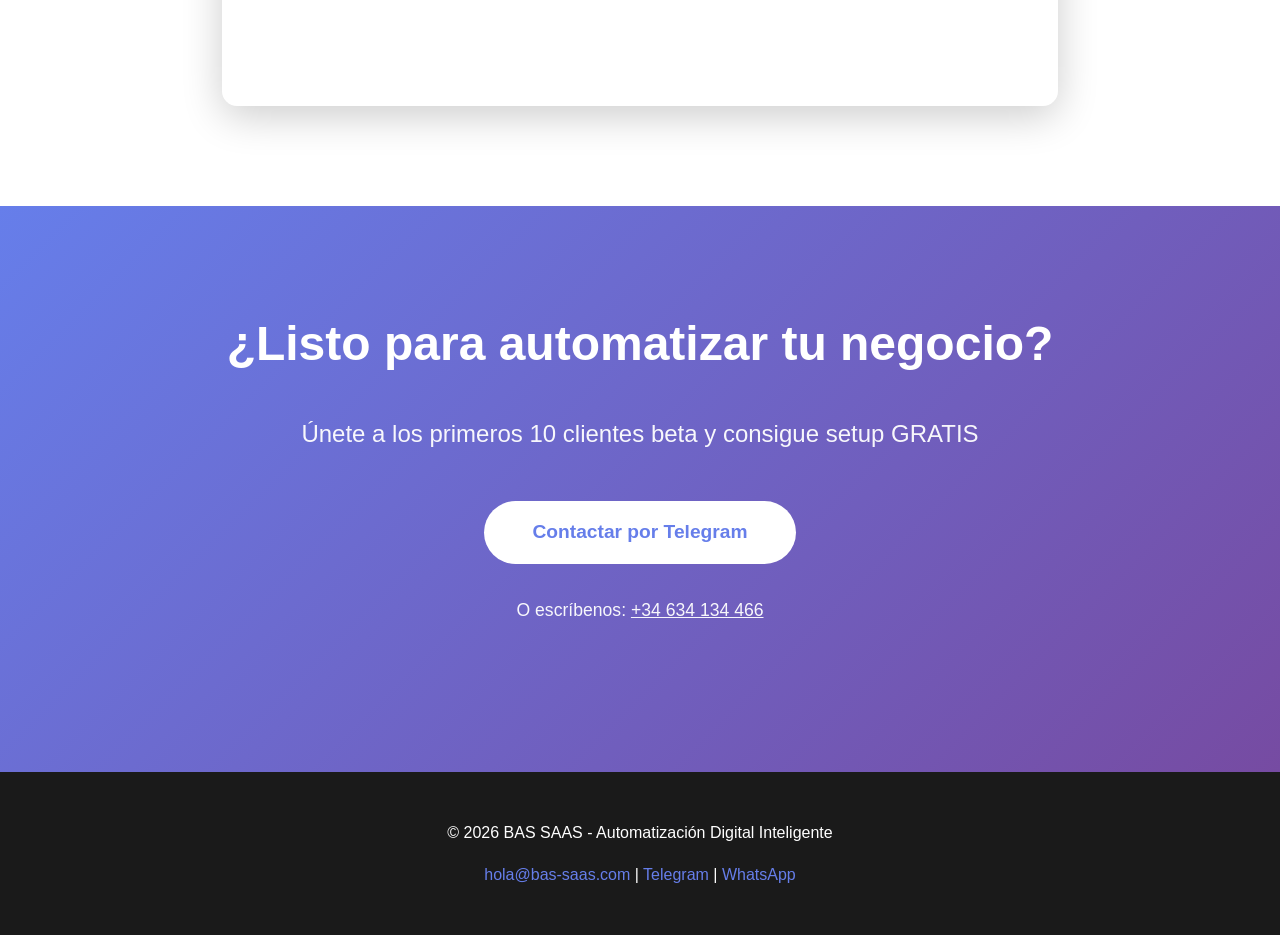
<file: users.html>
<!DOCTYPE html>
<html lang="es">
<head>
    <meta charset="UTF-8">
    <meta name="viewport" content="width=device-width, initial-scale=1.0">
    <title>Usuarios - BAS SaaS</title>
    <link rel="stylesheet" href="css/style.css">
    <link rel="stylesheet" href="css/dashboard.css">
    <link href="https://fonts.googleapis.com/css2?family=Inter:wght@300;400;500;600;700;800&display=swap" rel="stylesheet">
    <link rel="stylesheet" href="css/chat-widget.css">
</head>
<body class="dashboard-body">
    <!-- Sidebar -->
    <aside class="sidebar">
        <div class="sidebar-header">
            <svg width="32" height="32" viewBox="0 0 40 40" fill="none">
                <rect width="40" height="40" rx="8" fill="url(#gradient)"/>
                <path d="M12 20L18 26L28 14" stroke="white" stroke-width="3" stroke-linecap="round" stroke-linejoin="round"/>
                <defs>
                    <linearGradient id="gradient" x1="0" y1="0" x2="40" y2="40">
                        <stop offset="0%" stop-color="#2563EB"/>
                        <stop offset="100%" stop-color="#10B981"/>
                    </linearGradient>
                </defs>
            </svg>
            <span class="brand-name">BAS</span>
        </div>
        <nav class="sidebar-nav">
            <a href="dashboard.html" class="nav-item">
                <span class="icon">📊</span>
                <span>Dashboard</span>
            </a>
            <a href="users.html" class="nav-item active">
                <span class="icon">👥</span>
                <span>Usuarios</span>
            </a>
            <a href="subscriptions.html" class="nav-item">
                <span class="icon">💳</span>
                <span>Suscripciones</span>
            </a>
            <a href="analytics.html" class="nav-item">
                <span class="icon">📈</span>
                <span>Analytics</span>
            </a>
            <a href="settings.html" class="nav-item">
                <span class="icon">⚙️</span>
                <span>Configuración</span>
            </a>
        </nav>
        <div class="sidebar-footer">
            <div class="user-info">
                <div class="user-avatar" id="userAvatar">A</div>
                <div class="user-details">
                    <div class="user-name" id="userName">Loading...</div>
                    <div class="user-email" id="userEmail">loading@...</div>
                </div>
            </div>
            <button class="btn-logout" id="logoutBtn">🚪 Salir</button>
        </div>
    </aside>

    <!-- Main Content -->
    <main class="main-content">
        <header class="dashboard-header">
            <div>
                <h1>Usuarios</h1>
                <p class="subtitle">Gestiona todos los usuarios de la plataforma</p>
            </div>
            <div class="header-actions">
                <input type="search" placeholder="🔍 Buscar usuario..." class="search-input" id="searchUsers">
                <button class="btn-primary" id="addUserBtn">➕ Nuevo usuario</button>
            </div>
        </header>

        <!-- Stats Row -->
        <div class="stats-row">
            <div class="stat-card-small">
                <div class="stat-label">Total usuarios</div>
                <div class="stat-value" id="totalUsers">0</div>
            </div>
            <div class="stat-card-small">
                <div class="stat-label">Activos hoy</div>
                <div class="stat-value" id="activeToday">0</div>
            </div>
            <div class="stat-card-small">
                <div class="stat-label">Nuevos (30d)</div>
                <div class="stat-value" id="new30d">0</div>
            </div>
            <div class="stat-card-small">
                <div class="stat-label">Tasa conversión</div>
                <div class="stat-value" id="conversionRate">0%</div>
            </div>
        </div>

        <!-- Users Table -->
        <div class="table-card full-width">
            <div class="table-header">
                <h3>Todos los usuarios</h3>
                <div class="table-filters">
                    <select id="planFilter">
                        <option value="all">Todos los planes</option>
                        <option value="free">Free</option>
                        <option value="starter">Starter</option>
                        <option value="pro">Pro</option>
                        <option value="enterprise">Enterprise</option>
                    </select>
                    <select id="statusFilter">
                        <option value="all">Todos los estados</option>
                        <option value="active">Activos</option>
                        <option value="inactive">Inactivos</option>
                    </select>
                </div>
            </div>
            <div class="table-responsive">
                <table class="users-table">
                    <thead>
                        <tr>
                            <th>Usuario</th>
                            <th>Email</th>
                            <th>Plan</th>
                            <th>Registro</th>
                            <th>Último acceso</th>
                            <th>Estado</th>
                            <th>Acciones</th>
                        </tr>
                    </thead>
                    <tbody id="usersTableBody">
                        <!-- Populated by JS -->
                    </tbody>
                </table>
            </div>
        </div>
    </main>

    <!-- Edit User Modal -->
    <div class="modal-overlay" id="editUserModal">
        <div class="modal-content">
            <button class="modal-close" id="closeEditModal">×</button>
            <h2>Editar usuario</h2>
            <form id="editUserForm">
                <input type="hidden" id="editUserId">
                <div class="form-group">
                    <label>Nombre</label>
                    <input type="text" id="editUserName" required>
                </div>
                <div class="form-group">
                    <label>Email</label>
                    <input type="email" id="editUserEmail" required>
                </div>
                <div class="form-group">
                    <label>Plan</label>
                    <select id="editUserPlan">
                        <option value="free">Free</option>
                        <option value="starter">Starter</option>
                        <option value="pro">Pro</option>
                        <option value="enterprise">Enterprise</option>
                    </select>
                </div>
                <div class="form-group">
                    <label>Rol</label>
                    <select id="editUserRole">
                        <option value="user">Usuario</option>
                        <option value="admin">Admin</option>
                    </select>
                </div>
                <div class="form-actions">
                    <button type="button" class="btn-secondary" id="cancelEdit">Cancelar</button>
                    <button type="submit" class="btn-primary">Guardar cambios</button>
                </div>
            </form>
        </div>
    </div>

    <script src="js/auth.js"></script>
    <script src="js/data.js"></script>
    <script src="js/users.js"></script>
    <script src="js/chat-widget.js"></script>
</body>
</html>
</file>
<file: css/style.css>
/* BAS - Business Automation System */
/* Modern SaaS Landing Page */

:root {
    --primary: #2563EB;
    --primary-dark: #1E40AF;
    --success: #10B981;
    --dark: #1F2937;
    --gray: #6B7280;
    --light-gray: #F3F4F6;
    --white: #FFFFFF;
    
    --font-main: 'Inter', -apple-system, BlinkMacSystemFont, 'Segoe UI', sans-serif;
    
    --spacing-xs: 0.5rem;
    --spacing-sm: 1rem;
    --spacing-md: 2rem;
    --spacing-lg: 4rem;
    --spacing-xl: 6rem;
    
    --radius: 12px;
    --shadow: 0 4px 6px -1px rgba(0, 0, 0, 0.1);
    --shadow-lg: 0 20px 25px -5px rgba(0, 0, 0, 0.1);
}

* {
    margin: 0;
    padding: 0;
    box-sizing: border-box;
}

html {
    scroll-behavior: smooth;
}

body {
    font-family: var(--font-main);
    color: var(--dark);
    line-height: 1.6;
    background: var(--white);
}

.container {
    max-width: 1200px;
    margin: 0 auto;
    padding: 0 var(--spacing-md);
}

/* Navigation */
.navbar {
    position: sticky;
    top: 0;
    background: rgba(255, 255, 255, 0.95);
    backdrop-filter: blur(10px);
    border-bottom: 1px solid var(--light-gray);
    padding: var(--spacing-sm) 0;
    z-index: 1000;
}

.navbar .container {
    display: flex;
    justify-content: space-between;
    align-items: center;
}

.nav-brand {
    display: flex;
    align-items: center;
    gap: 0.75rem;
    font-weight: 800;
    font-size: 1.5rem;
}

.brand-name {
    background: linear-gradient(135deg, var(--primary), var(--success));
    -webkit-background-clip: text;
    -webkit-text-fill-color: transparent;
    background-clip: text;
}

.nav-links {
    display: flex;
    gap: 2rem;
    align-items: center;
}

.nav-links a {
    text-decoration: none;
    color: var(--dark);
    font-weight: 500;
    transition: color 0.2s;
}

.nav-links a:hover {
    color: var(--primary);
}

/* Buttons */
.btn-primary,
.btn-hero,
.btn-plan {
    display: inline-block;
    padding: 0.75rem 1.5rem;
    background: var(--primary);
    color: var(--white);
    text-decoration: none;
    border-radius: var(--radius);
    font-weight: 600;
    transition: all 0.3s;
    border: none;
    cursor: pointer;
}

.btn-primary:hover,
.btn-hero:hover,
.btn-plan:hover {
    background: var(--primary-dark);
    transform: translateY(-2px);
    box-shadow: var(--shadow-lg);
}

.btn-secondary {
    display: inline-block;
    padding: 0.75rem 1.5rem;
    background: transparent;
    color: var(--dark);
    text-decoration: none;
    border-radius: var(--radius);
    font-weight: 600;
    border: 2px solid var(--dark);
    transition: all 0.3s;
}

.btn-secondary:hover {
    background: var(--dark);
    color: var(--white);
}

/* Hero */
.hero {
    padding: var(--spacing-xl) 0;
    background: linear-gradient(180deg, var(--white) 0%, var(--light-gray) 100%);
}

.hero .container {
    display: grid;
    grid-template-columns: 1fr 1fr;
    gap: var(--spacing-lg);
    align-items: center;
}

.badge {
    display: inline-block;
    padding: 0.5rem 1rem;
    background: var(--light-gray);
    border-radius: 100px;
    font-size: 0.875rem;
    font-weight: 600;
    margin-bottom: var(--spacing-md);
}

.hero-title {
    font-size: 3.5rem;
    font-weight: 800;
    line-height: 1.1;
    margin-bottom: var(--spacing-md);
}

.gradient-text {
    background: linear-gradient(135deg, var(--primary), var(--success));
    -webkit-background-clip: text;
    -webkit-text-fill-color: transparent;
    background-clip: text;
}

.hero-subtitle {
    font-size: 1.25rem;
    color: var(--gray);
    margin-bottom: var(--spacing-md);
    line-height: 1.6;
}

.hero-cta {
    display: flex;
    gap: 1rem;
    margin-bottom: var(--spacing-lg);
}

.hero-stats {
    display: flex;
    gap: var(--spacing-lg);
}

.stat {
    display: flex;
    flex-direction: column;
}

.stat strong {
    font-size: 1.5rem;
    color: var(--primary);
}

.stat span {
    font-size: 0.875rem;
    color: var(--gray);
}

/* Dashboard Mockup */
.dashboard-mockup {
    background: var(--white);
    border-radius: var(--radius);
    box-shadow: var(--shadow-lg);
    overflow: hidden;
}

.mockup-header {
    background: var(--dark);
    padding: 1rem;
    display: flex;
    align-items: center;
    gap: 1rem;
}

.mockup-dots {
    display: flex;
    gap: 0.5rem;
}

.mockup-dots span {
    width: 12px;
    height: 12px;
    border-radius: 50%;
    background: var(--gray);
}

.mockup-title {
    color: var(--white);
    font-size: 0.875rem;
}

.mockup-content {
    padding: 2rem;
    display: flex;
    flex-direction: column;
    gap: 1rem;
}

.mockup-card {
    display: flex;
    align-items: center;
    gap: 1rem;
    padding: 1rem;
    background: var(--light-gray);
    border-radius: var(--radius);
}

.card-icon {
    font-size: 2rem;
}

.card-text h4 {
    font-size: 0.875rem;
    color: var(--gray);
}

.card-number {
    font-size: 1.5rem;
    font-weight: 700;
    color: var(--dark);
}

/* Problem/Solution */
.problem-solution {
    padding: var(--spacing-xl) 0;
    background: var(--white);
}

.problem-solution .container {
    display: grid;
    grid-template-columns: 1fr 1fr;
    gap: var(--spacing-lg);
}

.problem, .solution {
    padding: var(--spacing-md);
}

.problem h2 {
    font-size: 2rem;
    margin-bottom: var(--spacing-md);
}

.solution h2 {
    font-size: 2rem;
    margin-bottom: var(--spacing-md);
    color: var(--success);
}

.problem-list, .solution-list {
    display: flex;
    flex-direction: column;
    gap: 1rem;
}

.problem-item, .solution-item {
    font-size: 1.125rem;
    padding: 0.75rem;
    border-radius: var(--radius);
}

.problem-item {
    background: #FEE2E2;
    color: #991B1B;
}

.solution-item {
    background: #D1FAE5;
    color: #065F46;
}

/* Features */
.features {
    padding: var(--spacing-xl) 0;
    background: var(--light-gray);
}

.section-title {
    font-size: 2.5rem;
    font-weight: 800;
    text-align: center;
    margin-bottom: 1rem;
}

.section-subtitle {
    text-align: center;
    font-size: 1.125rem;
    color: var(--gray);
    margin-bottom: var(--spacing-lg);
}

.features-grid {
    display: grid;
    grid-template-columns: repeat(auto-fit, minmax(300px, 1fr));
    gap: 2rem;
}

.feature-card {
    background: var(--white);
    padding: 2rem;
    border-radius: var(--radius);
    box-shadow: var(--shadow);
    transition: transform 0.3s;
}

.feature-card:hover {
    transform: translateY(-5px);
}

.feature-icon {
    font-size: 3rem;
    margin-bottom: 1rem;
}

.feature-card h3 {
    font-size: 1.25rem;
    margin-bottom: 0.75rem;
}

.feature-card p {
    color: var(--gray);
    line-height: 1.6;
}

/* Use Cases */
.use-cases {
    padding: var(--spacing-xl) 0;
    background: var(--white);
}

.industries {
    display: flex;
    flex-wrap: wrap;
    gap: 1rem;
    justify-content: center;
}

.industry {
    padding: 1rem 2rem;
    background: var(--light-gray);
    border-radius: 100px;
    font-weight: 600;
    transition: all 0.3s;
}

.industry:hover {
    background: var(--primary);
    color: var(--white);
}

/* Pricing */
.pricing {
    padding: var(--spacing-xl) 0;
    background: var(--light-gray);
}

.pricing-grid {
    display: grid;
    grid-template-columns: repeat(auto-fit, minmax(280px, 1fr));
    gap: 2rem;
    margin-bottom: 2rem;
}

.pricing-card {
    background: var(--white);
    padding: 2.5rem;
    border-radius: var(--radius);
    box-shadow: var(--shadow);
    position: relative;
    transition: transform 0.3s;
}

.pricing-card:hover {
    transform: translateY(-10px);
}

.pricing-card.featured {
    border: 3px solid var(--primary);
    transform: scale(1.05);
}

.popular-badge {
    position: absolute;
    top: -15px;
    right: 20px;
    background: var(--success);
    color: var(--white);
    padding: 0.5rem 1rem;
    border-radius: 100px;
    font-weight: 600;
    font-size: 0.875rem;
}

.plan-name {
    font-size: 1.5rem;
    font-weight: 700;
    margin-bottom: 1rem;
}

.plan-price {
    margin-bottom: 2rem;
}

.price {
    font-size: 3rem;
    font-weight: 800;
    color: var(--primary);
}

.period {
    color: var(--gray);
}

.plan-features {
    list-style: none;
    margin-bottom: 2rem;
}

.plan-features li {
    padding: 0.75rem 0;
    border-bottom: 1px solid var(--light-gray);
}

.btn-plan {
    width: 100%;
    text-align: center;
}

.btn-plan.primary {
    background: var(--success);
}

.btn-plan.primary:hover {
    background: #059669;
}

.pricing-note {
    text-align: center;
    padding: 1.5rem;
    background: var(--white);
    border-radius: var(--radius);
    font-size: 1.125rem;
}

/* FAQ */
.faq {
    padding: var(--spacing-xl) 0;
    background: var(--white);
}

.faq-list {
    max-width: 800px;
    margin: 0 auto;
}

.faq-item {
    background: var(--light-gray);
    padding: 1.5rem;
    border-radius: var(--radius);
    margin-bottom: 1rem;
    cursor: pointer;
}

.faq-item summary {
    font-weight: 600;
    font-size: 1.125rem;
    list-style: none;
}

.faq-item summary::before {
    content: "▶";
    display: inline-block;
    margin-right: 0.5rem;
    transition: transform 0.3s;
}

.faq-item[open] summary::before {
    transform: rotate(90deg);
}

.faq-item p {
    margin-top: 1rem;
    color: var(--gray);
    line-height: 1.6;
}

/* Final CTA */
.final-cta {
    padding: var(--spacing-xl) 0;
    background: linear-gradient(135deg, var(--primary), var(--success));
    color: var(--white);
    text-align: center;
}

.final-cta h2 {
    font-size: 2.5rem;
    margin-bottom: 1rem;
}

.final-cta p {
    font-size: 1.25rem;
    margin-bottom: 2rem;
}

.final-cta .btn-hero {
    background: var(--white);
    color: var(--primary);
}

.final-cta .btn-hero:hover {
    background: var(--light-gray);
}

.cta-note {
    margin-top: 1rem;
    font-size: 0.875rem;
    opacity: 0.9;
}

/* Footer */
.footer {
    padding: var(--spacing-lg) 0;
    background: var(--dark);
    color: var(--white);
}

.footer-content {
    display: grid;
    grid-template-columns: 2fr 3fr;
    gap: var(--spacing-lg);
    margin-bottom: var(--spacing-md);
}

.footer-brand p {
    color: var(--gray);
    margin-top: 0.5rem;
}

.footer-links {
    display: grid;
    grid-template-columns: repeat(3, 1fr);
    gap: 2rem;
}

.footer-column h4 {
    margin-bottom: 1rem;
}

.footer-column a {
    display: block;
    color: var(--gray);
    text-decoration: none;
    margin-bottom: 0.5rem;
    transition: color 0.2s;
}

.footer-column a:hover {
    color: var(--white);
}

.footer-bottom {
    border-top: 1px solid #374151;
    padding-top: var(--spacing-md);
    text-align: center;
    color: var(--gray);
}

/* Responsive */
@media (max-width: 768px) {
    .hero .container {
        grid-template-columns: 1fr;
        text-align: center;
    }
    
    .hero-title {
        font-size: 2.5rem;
    }
    
    .hero-cta {
        flex-direction: column;
        align-items: stretch;
    }
    
    .hero-visual {
        order: -1;
    }
    
    .problem-solution .container {
        grid-template-columns: 1fr;
    }
    
    .nav-links {
        gap: 1rem;
    }
    
    .nav-links a:not(.btn-primary) {
        display: none;
    }
    
    .footer-content {
        grid-template-columns: 1fr;
    }
    
    .footer-links {
        grid-template-columns: 1fr;
    }
}

/* Modal Styles */
.modal-overlay {
    display: none;
    position: fixed;
    top: 0;
    left: 0;
    width: 100%;
    height: 100%;
    background: rgba(0, 0, 0, 0.7);
    z-index: 1000;
    align-items: center;
    justify-content: center;
    backdrop-filter: blur(4px);
}

.modal-overlay.active {
    display: flex;
}

.modal-content {
    background: white;
    padding: 40px;
    border-radius: 16px;
    max-width: 450px;
    width: 90%;
    position: relative;
    box-shadow: 0 25px 50px -12px rgba(0, 0, 0, 0.25);
    animation: modalSlideIn 0.3s ease;
}

@keyframes modalSlideIn {
    from {
        opacity: 0;
        transform: translateY(-20px);
    }
    to {
        opacity: 1;
        transform: translateY(0);
    }
}

.modal-close {
    position: absolute;
    top: 16px;
    right: 16px;
    background: none;
    border: none;
    font-size: 32px;
    color: #9ca3af;
    cursor: pointer;
    transition: color 0.2s;
    padding: 0;
    width: 32px;
    height: 32px;
    display: flex;
    align-items: center;
    justify-content: center;
}

.modal-close:hover {
    color: #1f2937;
}

.modal-content h2 {
    font-size: 28px;
    font-weight: 700;
    color: #1f2937;
    margin-bottom: 8px;
}

.modal-subtitle {
    color: #6b7280;
    margin-bottom: 24px;
}

.form-group {
    margin-bottom: 20px;
}

.form-group label {
    display: block;
    font-weight: 600;
    color: #374151;
    margin-bottom: 8px;
    font-size: 14px;
}

.form-group input {
    width: 100%;
    padding: 12px 16px;
    border: 1px solid #d1d5db;
    border-radius: 8px;
    font-size: 16px;
    transition: all 0.2s;
    font-family: inherit;
}

.form-group input:focus {
    outline: none;
    border-color: #2563EB;
    box-shadow: 0 0 0 3px rgba(37, 99, 235, 0.1);
}

.form-error {
    display: none;
    background: #fee2e2;
    color: #dc2626;
    padding: 12px;
    border-radius: 8px;
    margin-bottom: 16px;
    font-size: 14px;
    font-weight: 500;
}

.btn-submit {
    width: 100%;
    padding: 14px;
    background: linear-gradient(135deg, #2563EB, #10B981);
    color: white;
    border: none;
    border-radius: 8px;
    font-size: 16px;
    font-weight: 600;
    cursor: pointer;
    transition: all 0.2s;
    font-family: inherit;
}

.btn-submit:hover {
    transform: translateY(-2px);
    box-shadow: 0 10px 25px rgba(37, 99, 235, 0.3);
}

.modal-footer {
    text-align: center;
    margin-top: 20px;
    color: #6b7280;
    font-size: 14px;
}

.modal-footer a {
    color: #2563EB;
    text-decoration: none;
    font-weight: 600;
}

.modal-footer a:hover {
    text-decoration: underline;
}

.modal-demo-hint {
    margin-top: 20px;
    padding: 12px;
    background: #dbeafe;
    border-radius: 8px;
    font-size: 13px;
    color: #1e40af;
}

/* Telegram Group Button */
.btn-telegram {
    display: inline-flex;
    align-items: center;
    gap: 8px;
    padding: 16px 32px;
    background: linear-gradient(135deg, #0088cc, #229ED9);
    color: white;
    text-decoration: none;
    border-radius: 12px;
    font-weight: 600;
    font-size: 18px;
    transition: all 0.3s;
    box-shadow: 0 4px 12px rgba(0, 136, 204, 0.3);
}

.btn-telegram:hover {
    transform: translateY(-2px);
    box-shadow: 0 8px 20px rgba(0, 136, 204, 0.4);
}

.btn-telegram-small {
    display: inline-flex;
    align-items: center;
    gap: 6px;
    padding: 10px 20px;
    background: linear-gradient(135deg, #0088cc, #229ED9);
    color: white;
    text-decoration: none;
    border-radius: 8px;
    font-weight: 600;
    font-size: 14px;
    transition: all 0.3s;
}

.btn-telegram-small:hover {
    transform: translateY(-2px);
    box-shadow: 0 4px 12px rgba(0, 136, 204, 0.3);
}

.hero-cta {
    display: flex;
    gap: 16px;
    flex-wrap: wrap;
    justify-content: center;
}

/* Video Demo Section */
.video-demo {
    padding: var(--spacing-xl) 0;
    background: linear-gradient(180deg, #f8fafc 0%, #ffffff 100%);
}

.video-header {
    text-align: center;
    margin-bottom: 48px;
}

.video-header h2 {
    font-size: 42px;
    font-weight: 800;
    color: var(--dark);
    margin-bottom: 16px;
}

.video-header p {
    font-size: 20px;
    color: var(--gray);
}

.video-container {
    position: relative;
    width: 100%;
    max-width: 1200px;
    margin: 0 auto;
    border-radius: 16px;
    overflow: hidden;
    box-shadow: 0 20px 60px rgba(0, 0, 0, 0.15);
    background: #000;
    aspect-ratio: 16 / 9;
}

.video-container video {
    width: 100%;
    height: 100%;
    display: block;
}

.youtube-placeholder {
    position: relative;
    width: 100%;
    height: 100%;
    cursor: pointer;
    transition: transform 0.3s;
}

.youtube-placeholder:hover {
    transform: scale(1.02);
}

.youtube-placeholder img {
    width: 100%;
    height: 100%;
    object-fit: cover;
}

.play-button {
    position: absolute;
    top: 50%;
    left: 50%;
    transform: translate(-50%, -50%);
    z-index: 2;
    transition: all 0.3s;
    filter: drop-shadow(0 4px 12px rgba(0,0,0,0.3));
}

.youtube-placeholder:hover .play-button {
    transform: translate(-50%, -50%) scale(1.1);
}

#youtubeFrame {
    width: 100%;
    height: 100%;
}

#youtubeFrame iframe {
    width: 100%;
    height: 100%;
}

.video-cta {
    text-align: center;
    margin-top: 32px;
    font-size: 18px;
    color: var(--gray);
}

.inline-link {
    color: var(--primary);
    text-decoration: none;
    font-weight: 600;
    transition: all 0.2s;
}

.inline-link:hover {
    color: var(--primary-dark);
    text-decoration: underline;
}

@media (max-width: 768px) {
    .video-header h2 {
        font-size: 32px;
    }
    
    .video-header p {
        font-size: 16px;
    }
    
    .video-container {
        border-radius: 12px;
    }
    
    .play-button svg {
        width: 60px;
        height: 60px;
    }
}
</file>
<file: css/dashboard.css>
/* Dashboard Layout */
.dashboard-body {
    display: flex;
    height: 100vh;
    background: #f8fafc;
    margin: 0;
    font-family: 'Inter', sans-serif;
}

/* Sidebar */
.sidebar {
    width: 260px;
    background: white;
    border-right: 1px solid #e2e8f0;
    display: flex;
    flex-direction: column;
    height: 100vh;
    position: sticky;
    top: 0;
}

.sidebar-header {
    display: flex;
    align-items: center;
    gap: 12px;
    padding: 24px;
    border-bottom: 1px solid #e2e8f0;
}

.sidebar-header .brand-name {
    font-size: 20px;
    font-weight: 700;
    background: linear-gradient(135deg, #2563EB, #10B981);
    -webkit-background-clip: text;
    -webkit-text-fill-color: transparent;
}

.sidebar-nav {
    flex: 1;
    padding: 16px;
}

.nav-item {
    display: flex;
    align-items: center;
    gap: 12px;
    padding: 12px 16px;
    border-radius: 8px;
    text-decoration: none;
    color: #64748b;
    font-weight: 500;
    margin-bottom: 4px;
    transition: all 0.2s;
}

.nav-item:hover {
    background: #f1f5f9;
    color: #2563EB;
}

.nav-item.active {
    background: linear-gradient(135deg, #2563EB15, #10B98115);
    color: #2563EB;
}

.nav-item .icon {
    font-size: 20px;
}

.sidebar-footer {
    padding: 16px;
    border-top: 1px solid #e2e8f0;
}

.user-info {
    display: flex;
    align-items: center;
    gap: 12px;
    margin-bottom: 12px;
}

.user-avatar {
    width: 40px;
    height: 40px;
    border-radius: 50%;
    background: linear-gradient(135deg, #2563EB, #10B981);
    display: flex;
    align-items: center;
    justify-content: center;
    color: white;
    font-weight: 600;
}

.user-details {
    flex: 1;
    overflow: hidden;
}

.user-name {
    font-weight: 600;
    font-size: 14px;
    color: #1e293b;
    white-space: nowrap;
    overflow: hidden;
    text-overflow: ellipsis;
}

.user-email {
    font-size: 12px;
    color: #64748b;
    white-space: nowrap;
    overflow: hidden;
    text-overflow: ellipsis;
}

.btn-logout {
    width: 100%;
    padding: 10px;
    border: none;
    border-radius: 6px;
    background: #fee2e2;
    color: #dc2626;
    font-weight: 600;
    cursor: pointer;
    transition: all 0.2s;
}

.btn-logout:hover {
    background: #fecaca;
}

/* Main Content */
.main-content {
    flex: 1;
    overflow-y: auto;
    padding: 32px;
}

.dashboard-header {
    display: flex;
    justify-content: space-between;
    align-items: center;
    margin-bottom: 32px;
}

.dashboard-header h1 {
    font-size: 32px;
    font-weight: 700;
    color: #1e293b;
    margin: 0 0 4px 0;
}

.subtitle {
    color: #64748b;
    margin: 0;
}

.header-actions {
    display: flex;
    gap: 12px;
}

.btn-primary, .btn-secondary {
    padding: 10px 20px;
    border-radius: 8px;
    font-weight: 600;
    cursor: pointer;
    transition: all 0.2s;
    border: none;
}

.btn-primary {
    background: linear-gradient(135deg, #2563EB, #10B981);
    color: white;
}

.btn-primary:hover {
    transform: translateY(-2px);
    box-shadow: 0 10px 25px rgba(37, 99, 235, 0.2);
}

.btn-secondary {
    background: white;
    color: #2563EB;
    border: 1px solid #e2e8f0;
}

.btn-secondary:hover {
    background: #f8fafc;
}

/* Stats Grid */
.stats-grid {
    display: grid;
    grid-template-columns: repeat(auto-fit, minmax(250px, 1fr));
    gap: 20px;
    margin-bottom: 32px;
}

.stat-card {
    background: white;
    padding: 24px;
    border-radius: 12px;
    border: 1px solid #e2e8f0;
}

.stat-header {
    display: flex;
    justify-content: space-between;
    align-items: center;
    margin-bottom: 16px;
}

.stat-icon {
    width: 48px;
    height: 48px;
    border-radius: 10px;
    display: flex;
    align-items: center;
    justify-content: center;
    font-size: 24px;
}

.stat-icon.revenue {
    background: #fef3c7;
}

.stat-icon.users {
    background: #dbeafe;
}

.stat-icon.mrr {
    background: #d1fae5;
}

.stat-icon.churn {
    background: #fee2e2;
}

.stat-change {
    padding: 4px 8px;
    border-radius: 6px;
    font-size: 13px;
    font-weight: 600;
}

.stat-change.positive {
    background: #d1fae5;
    color: #059669;
}

.stat-change.negative {
    background: #fee2e2;
    color: #dc2626;
}

.stat-value {
    font-size: 32px;
    font-weight: 700;
    color: #1e293b;
    margin-bottom: 4px;
}

.stat-label {
    color: #64748b;
    font-size: 14px;
}

/* Charts */
.charts-grid {
    display: grid;
    grid-template-columns: repeat(auto-fit, minmax(400px, 1fr));
    gap: 20px;
    margin-bottom: 32px;
}

.chart-card {
    background: white;
    padding: 24px;
    border-radius: 12px;
    border: 1px solid #e2e8f0;
}

.chart-header {
    display: flex;
    justify-content: space-between;
    align-items: center;
    margin-bottom: 20px;
}

.chart-header h3 {
    font-size: 18px;
    font-weight: 600;
    color: #1e293b;
    margin: 0;
}

.chart-filter {
    padding: 6px 12px;
    border: 1px solid #e2e8f0;
    border-radius: 6px;
    font-size: 14px;
    color: #64748b;
    cursor: pointer;
}

/* Tables */
.tables-grid {
    display: grid;
    grid-template-columns: repeat(auto-fit, minmax(400px, 1fr));
    gap: 20px;
}

.table-card {
    background: white;
    padding: 24px;
    border-radius: 12px;
    border: 1px solid #e2e8f0;
}

.table-header {
    margin-bottom: 20px;
}

.table-header h3 {
    font-size: 18px;
    font-weight: 600;
    color: #1e293b;
    margin: 0;
}

.subscriptions-list {
    display: flex;
    flex-direction: column;
    gap: 12px;
}

.subscription-item {
    display: flex;
    justify-content: space-between;
    align-items: center;
    padding: 12px;
    border-radius: 8px;
    background: #f8fafc;
}

.subscription-info {
    display: flex;
    align-items: center;
    gap: 12px;
}

.subscription-color {
    width: 12px;
    height: 12px;
    border-radius: 3px;
}

.subscription-name {
    font-weight: 600;
    color: #1e293b;
}

.subscription-stats {
    display: flex;
    gap: 20px;
    font-size: 14px;
    color: #64748b;
}

.activity-list {
    display: flex;
    flex-direction: column;
    gap: 12px;
}

.activity-item {
    display: flex;
    gap: 12px;
    padding: 12px;
    border-radius: 8px;
    background: #f8fafc;
}

.activity-icon {
    font-size: 24px;
}

.activity-details {
    flex: 1;
}

.activity-description {
    font-weight: 500;
    color: #1e293b;
    margin-bottom: 2px;
}

.activity-time {
    font-size: 13px;
    color: #64748b;
}

@media (max-width: 768px) {
    .sidebar {
        width: 70px;
    }

    .sidebar-header .brand-name,
    .nav-item span:not(.icon),
    .user-details,
    .btn-logout {
        display: none;
    }

    .sidebar-nav {
        padding: 8px;
    }

    .nav-item {
        justify-content: center;
        padding: 12px;
    }

    .main-content {
        padding: 16px;
    }

    .stats-grid {
        grid-template-columns: 1fr;
    }

    .charts-grid,
    .tables-grid {
        grid-template-columns: 1fr;
    }
}

/* Users Page Styles */
.stats-row {
    display: grid;
    grid-template-columns: repeat(auto-fit, minmax(200px, 1fr));
    gap: 16px;
    margin-bottom: 24px;
}

.stat-card-small {
    background: white;
    padding: 20px;
    border-radius: 12px;
    border: 1px solid #e2e8f0;
}

.stat-card-small .stat-label {
    font-size: 13px;
    color: #64748b;
    margin-bottom: 8px;
}

.stat-card-small .stat-value {
    font-size: 28px;
    font-weight: 700;
    color: #1e293b;
}

.search-input {
    padding: 10px 16px;
    border: 1px solid #e2e8f0;
    border-radius: 8px;
    font-size: 14px;
    width: 300px;
}

.full-width {
    grid-column: 1 / -1;
}

.table-filters {
    display: flex;
    gap: 12px;
}

.table-filters select {
    padding: 8px 12px;
    border: 1px solid #e2e8f0;
    border-radius: 6px;
    font-size: 14px;
}

.table-responsive {
    overflow-x: auto;
}

.users-table {
    width: 100%;
    border-collapse: collapse;
}

.users-table th {
    text-align: left;
    padding: 12px;
    background: #f8fafc;
    border-bottom: 2px solid #e2e8f0;
    font-weight: 600;
    font-size: 13px;
    color: #64748b;
    text-transform: uppercase;
}

.users-table td {
    padding: 16px 12px;
    border-bottom: 1px solid #e2e8f0;
}

.user-cell {
    display: flex;
    align-items: center;
    gap: 12px;
}

.user-avatar-small {
    width: 36px;
    height: 36px;
    border-radius: 50%;
    background: linear-gradient(135deg, #2563EB, #10B981);
    display: flex;
    align-items: center;
    justify-content: center;
    color: white;
    font-weight: 600;
    font-size: 14px;
}

.plan-badge {
    padding: 4px 12px;
    border-radius: 12px;
    font-size: 12px;
    font-weight: 600;
    text-transform: capitalize;
}

.plan-free {
    background: #f1f5f9;
    color: #64748b;
}

.plan-starter {
    background: #dbeafe;
    color: #2563EB;
}

.plan-pro {
    background: #ede9fe;
    color: #8b5cf6;
}

.plan-enterprise {
    background: #fce7f3;
    color: #ec4899;
}

.status-badge {
    padding: 4px 12px;
    border-radius: 12px;
    font-size: 12px;
    font-weight: 600;
    text-transform: capitalize;
}

.status-active, .status-paid {
    background: #d1fae5;
    color: #059669;
}

.status-inactive {
    background: #fee2e2;
    color: #dc2626;
}

.action-buttons {
    display: flex;
    gap: 8px;
}

.btn-icon {
    background: none;
    border: none;
    font-size: 18px;
    cursor: pointer;
    padding: 4px 8px;
    border-radius: 6px;
    transition: background 0.2s;
}

.btn-icon:hover {
    background: #f1f5f9;
}

.form-actions {
    display: flex;
    gap: 12px;
    margin-top: 20px;
}

.form-actions button {
    flex: 1;
}

/* Subscriptions Page */
.current-plan-card {
    background: white;
    padding: 32px;
    border-radius: 12px;
    border: 2px solid #2563EB;
    margin-bottom: 32px;
}

.plan-header {
    display: flex;
    justify-content: space-between;
    align-items: start;
    margin-bottom: 24px;
}

.plan-header h2 {
    font-size: 28px;
    font-weight: 700;
    color: #1e293b;
    margin: 0 0 4px 0;
}

.plan-description {
    color: #64748b;
    margin: 0;
}

.plan-price {
    text-align: right;
}

.price-amount {
    font-size: 48px;
    font-weight: 700;
    color: #2563EB;
}

.price-period {
    font-size: 18px;
    color: #64748b;
}

.plan-features {
    display: grid;
    grid-template-columns: repeat(auto-fit, minmax(200px, 1fr));
    gap: 12px;
    margin-bottom: 24px;
}

.feature-item {
    padding: 12px;
    background: #f8fafc;
    border-radius: 8px;
    font-size: 14px;
}

.plan-actions {
    display: flex;
    gap: 12px;
}

.btn-danger {
    background: #fee2e2;
    color: #dc2626;
    padding: 10px 20px;
    border: none;
    border-radius: 8px;
    font-weight: 600;
    cursor: pointer;
    transition: all 0.2s;
}

.btn-danger:hover {
    background: #fecaca;
}

.plans-section {
    margin-bottom: 32px;
}

.plans-section h2 {
    font-size: 24px;
    font-weight: 700;
    margin-bottom: 8px;
}

.plans-grid {
    display: grid;
    grid-template-columns: repeat(auto-fit, minmax(250px, 1fr));
    gap: 20px;
    margin-top: 24px;
}

.plan-card {
    background: white;
    padding: 24px;
    border-radius: 12px;
    border: 2px solid #e2e8f0;
    position: relative;
    transition: all 0.2s;
}

.plan-card:hover {
    border-color: #2563EB;
    transform: translateY(-4px);
    box-shadow: 0 10px 25px rgba(37, 99, 235, 0.1);
}

.plan-card.current-plan {
    border-color: #10B981;
    background: linear-gradient(135deg, #d1fae515, #10B98115);
}

.current-badge {
    position: absolute;
    top: 12px;
    right: 12px;
    background: #10B981;
    color: white;
    padding: 4px 12px;
    border-radius: 12px;
    font-size: 12px;
    font-weight: 600;
}

.plan-card h3 {
    font-size: 20px;
    margin: 0 0 16px 0;
    color: #1e293b;
}

.plan-price-big {
    font-size: 36px;
    font-weight: 700;
    color: #2563EB;
    margin-bottom: 20px;
}

.plan-price-big span {
    font-size: 16px;
    color: #64748b;
}

.plan-features-list {
    list-style: none;
    padding: 0;
    margin: 0 0 20px 0;
}

.plan-features-list li {
    padding: 8px 0;
    font-size: 14px;
    color: #64748b;
}

.full-width {
    width: 100%;
}

.btn-link {
    background: none;
    border: none;
    color: #2563EB;
    cursor: pointer;
    font-weight: 600;
    font-size: 14px;
}

.btn-link:hover {
    text-decoration: underline;
}

.payments-table {
    width: 100%;
    border-collapse: collapse;
}

.payments-table th {
    text-align: left;
    padding: 12px;
    background: #f8fafc;
    border-bottom: 2px solid #e2e8f0;
    font-weight: 600;
    font-size: 13px;
    color: #64748b;
    text-transform: uppercase;
}

.payments-table td {
    padding: 16px 12px;
    border-bottom: 1px solid #e2e8f0;
}

/* Notifications */
.notification {
    position: fixed;
    top: 20px;
    right: 20px;
    padding: 16px 24px;
    border-radius: 8px;
    font-weight: 600;
    box-shadow: 0 10px 25px rgba(0, 0, 0, 0.2);
    z-index: 9999;
    opacity: 0;
    transform: translateY(-20px);
    transition: all 0.3s;
}

.notification.show {
    opacity: 1;
    transform: translateY(0);
}

.notification-success {
    background: #d1fae5;
    color: #059669;
}

.notification-info {
    background: #dbeafe;
    color: #2563EB;
}

.notification-error {
    background: #fee2e2;
    color: #dc2626;
}

/* Settings Page */
.settings-container {
    max-width: 800px;
}

.settings-card {
    background: white;
    padding: 32px;
    border-radius: 12px;
    border: 1px solid #e2e8f0;
    margin-bottom: 24px;
}

.settings-card h2 {
    font-size: 20px;
    font-weight: 700;
    color: #1e293b;
    margin: 0 0 24px 0;
}

.settings-options {
    display: flex;
    flex-direction: column;
    gap: 16px;
    margin-bottom: 24px;
}

.setting-option {
    display: flex;
    gap: 16px;
    padding: 16px;
    border-radius: 8px;
    background: #f8fafc;
    cursor: pointer;
    transition: background 0.2s;
}

.setting-option:hover {
    background: #f1f5f9;
}

.setting-option input[type="checkbox"] {
    width: 20px;
    height: 20px;
    cursor: pointer;
}

.setting-option strong {
    display: block;
    margin-bottom: 4px;
    color: #1e293b;
}

.setting-option p {
    margin: 0;
    font-size: 14px;
    color: #64748b;
}

.danger-zone {
    border-color: #fecaca;
    background: #fef2f2;
}

.danger-zone h2 {
    color: #dc2626;
}

.danger-actions {
    display: flex;
    gap: 12px;
    margin-top: 16px;
}
</file>
<file: css/chat-widget.css>
/* Chat Widget Styles */
.chat-widget {
  position: fixed;
  bottom: 24px;
  right: 24px;
  z-index: 9999;
  font-family: 'Inter', sans-serif;
}

/* Floating Button */
.chat-button {
  width: 60px;
  height: 60px;
  border-radius: 50%;
  background: linear-gradient(135deg, #2563EB, #10B981);
  border: none;
  color: white;
  cursor: pointer;
  display: flex;
  align-items: center;
  justify-content: center;
  box-shadow: 0 4px 12px rgba(37, 99, 235, 0.4);
  transition: all 0.3s;
  position: relative;
}

.chat-button:hover {
  transform: scale(1.1);
  box-shadow: 0 8px 20px rgba(37, 99, 235, 0.5);
}

.chat-icon {
  width: 28px;
  height: 28px;
}

.chat-badge {
  position: absolute;
  top: -4px;
  right: -4px;
  background: #ef4444;
  color: white;
  width: 24px;
  height: 24px;
  border-radius: 50%;
  display: flex;
  align-items: center;
  justify-content: center;
  font-size: 12px;
  font-weight: 700;
  border: 2px solid white;
}

/* Chat Window */
.chat-window {
  width: 380px;
  height: 600px;
  background: white;
  border-radius: 16px;
  box-shadow: 0 12px 40px rgba(0, 0, 0, 0.15);
  display: none;
  flex-direction: column;
  overflow: hidden;
}

/* Header */
.chat-header {
  background: linear-gradient(135deg, #2563EB, #10B981);
  color: white;
  padding: 20px;
  display: flex;
  justify-content: space-between;
  align-items: center;
}

.chat-header-info {
  display: flex;
  align-items: center;
  gap: 12px;
}

.chat-avatar {
  width: 40px;
  height: 40px;
  border-radius: 50%;
  background: rgba(255, 255, 255, 0.2);
  display: flex;
  align-items: center;
  justify-content: center;
  font-size: 20px;
}

.chat-title {
  font-weight: 600;
  font-size: 16px;
}

.chat-status {
  display: flex;
  align-items: center;
  gap: 6px;
  font-size: 12px;
  opacity: 0.9;
}

.status-dot {
  width: 8px;
  height: 8px;
  border-radius: 50%;
  background: #10B981;
  animation: pulse 2s infinite;
}

@keyframes pulse {
  0%, 100% { opacity: 1; }
  50% { opacity: 0.5; }
}

.chat-close {
  background: rgba(255, 255, 255, 0.2);
  border: none;
  color: white;
  width: 32px;
  height: 32px;
  border-radius: 50%;
  cursor: pointer;
  font-size: 24px;
  display: flex;
  align-items: center;
  justify-content: center;
  transition: background 0.2s;
}

.chat-close:hover {
  background: rgba(255, 255, 255, 0.3);
}

/* Messages */
.chat-messages {
  flex: 1;
  overflow-y: auto;
  padding: 20px;
  background: #f8fafc;
  display: flex;
  flex-direction: column;
  gap: 12px;
}

.chat-messages::-webkit-scrollbar {
  width: 6px;
}

.chat-messages::-webkit-scrollbar-thumb {
  background: #cbd5e1;
  border-radius: 3px;
}

.chat-message {
  display: flex;
  animation: slideIn 0.3s ease;
}

@keyframes slideIn {
  from {
    opacity: 0;
    transform: translateY(10px);
  }
  to {
    opacity: 1;
    transform: translateY(0);
  }
}

.chat-message.user {
  justify-content: flex-end;
}

.chat-message.bot {
  justify-content: flex-start;
}

.message-bubble {
  max-width: 75%;
  padding: 12px 16px;
  border-radius: 16px;
  position: relative;
}

.chat-message.user .message-bubble {
  background: linear-gradient(135deg, #2563EB, #10B981);
  color: white;
  border-bottom-right-radius: 4px;
}

.chat-message.bot .message-bubble {
  background: white;
  color: #1e293b;
  border-bottom-left-radius: 4px;
  box-shadow: 0 2px 8px rgba(0, 0, 0, 0.05);
}

.message-text {
  font-size: 14px;
  line-height: 1.5;
  word-wrap: break-word;
}

.message-time {
  font-size: 11px;
  opacity: 0.7;
  margin-top: 4px;
}

/* Typing Indicator */
.typing-indicator .typing-dots {
  display: flex;
  gap: 4px;
  padding: 8px 0;
}

.typing-dots span {
  width: 8px;
  height: 8px;
  border-radius: 50%;
  background: #64748b;
  animation: typingDot 1.4s infinite;
}

.typing-dots span:nth-child(2) {
  animation-delay: 0.2s;
}

.typing-dots span:nth-child(3) {
  animation-delay: 0.4s;
}

@keyframes typingDot {
  0%, 60%, 100% {
    transform: translateY(0);
    opacity: 0.7;
  }
  30% {
    transform: translateY(-8px);
    opacity: 1;
  }
}

/* Input Form */
.chat-input-form {
  display: flex;
  padding: 16px;
  background: white;
  border-top: 1px solid #e2e8f0;
  gap: 8px;
}

.chat-input {
  flex: 1;
  padding: 12px 16px;
  border: 1px solid #e2e8f0;
  border-radius: 24px;
  font-size: 14px;
  outline: none;
  transition: border 0.2s;
}

.chat-input:focus {
  border-color: #2563EB;
}

.chat-send {
  width: 40px;
  height: 40px;
  border-radius: 50%;
  background: linear-gradient(135deg, #2563EB, #10B981);
  border: none;
  color: white;
  cursor: pointer;
  display: flex;
  align-items: center;
  justify-content: center;
  transition: all 0.2s;
}

.chat-send:hover {
  transform: scale(1.1);
}

.chat-send:active {
  transform: scale(0.95);
}

/* Mobile Responsive */
@media (max-width: 480px) {
  .chat-window {
    width: calc(100vw - 32px);
    height: calc(100vh - 100px);
    bottom: 16px;
    right: 16px;
  }

  .chat-widget {
    bottom: 16px;
    right: 16px;
  }
}
</file>
